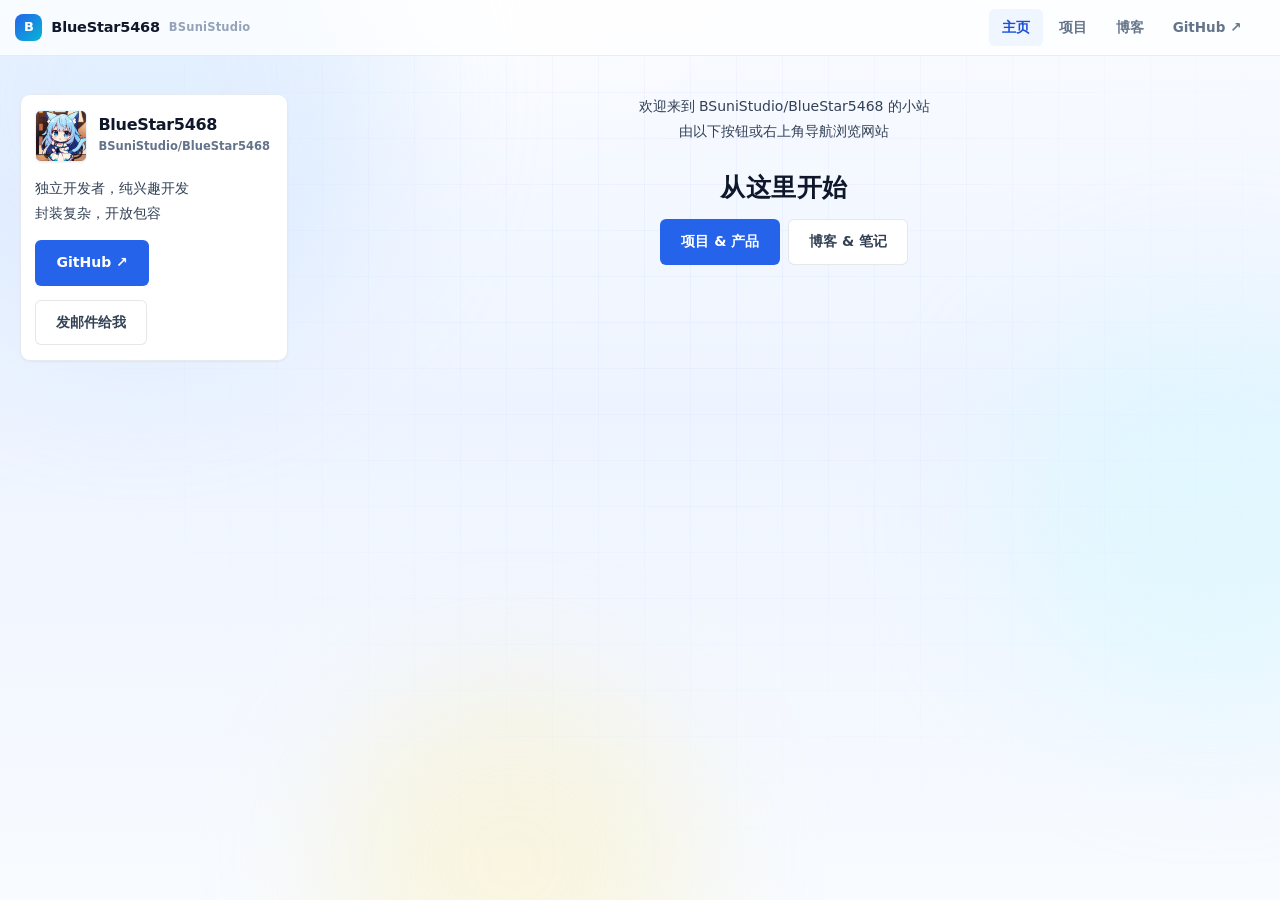
<file: index.html>
<!DOCTYPE html><html lang="zh-CN" data-accent="blue"><head><meta charset="UTF-8"><meta name="viewport" content="width=device-width, initial-scale=1"><title>关于 &lt;- BlueStar5468</title><meta name="description" content="BSuniStudio/BlueStar5468 的小站，有从硬件到软件，底层到上层的各种分享。大概吧~"><link rel="icon" href="data:image/svg+xml,%3Csvg xmlns='http://www.w3.org/2000/svg' viewBox='0 0 100 100'%3E%3Crect width='100' height='100' rx='16' fill='%232563eb'/%3E%3Ctext y='72' x='50' text-anchor='middle' font-size='58' fill='white' font-family='sans-serif'%3EB%3C/text%3E%3C/svg%3E"><link rel="stylesheet" href="/_astro/Blocks.BH-DeEuw.css"></head><body data-section="home"><header class="topbar"><div class="topbar__inner"><a class="topbar__brand" href="/index.html"><span class="topbar__logo" aria-hidden="true">B</span><span>BlueStar5468</span><small>BSuniStudio</small></a><nav class="topbar__nav" aria-label="站点导航"><a class="topbar__link is-active" href="/index.html" aria-current="page">主页</a><a class="topbar__link" href="/projects.html">项目</a><a class="topbar__link" href="/blog.html">博客</a><a class="topbar__link" href="https://github.com/BlueStar5468" target="_blank" rel="noopener">GitHub ↗</a></nav></div></header><div class="bg" aria-hidden="true"><span class="bg__blob bg__blob--blue"></span><span class="bg__blob bg__blob--cyan"></span><span class="bg__blob bg__blob--amber"></span><span class="bg__grid"></span></div><div class="blog-shell"><aside class="bside" aria-label="个人介绍"><div class="blk-profile"><div class="bside__head"><div class="avatar avatar--flat"><img class="avatar__img" src="/assets/avatar.jpg" alt="头像"></div><div class="bside__id"><h1 class="bside__name">BlueStar5468</h1><p class="bside__title">BSuniStudio/BlueStar5468</p></div></div></div><section class="blk blk--text" id="s-1"><div class="prose">独立开发者，纯兴趣开发 <br /> 封装复杂，开放包容</div></section><section class="blk blk--links" id="s-2"><div class="page-main__actions"><a class="btn btn--primary" href="https://github.com/BlueStar5468" target="_blank" rel="noopener">GitHub ↗</a></div></section><section class="blk blk--links" id="s-3"><div class="page-main__actions"><a class="btn" href="mailto:contact@bluestar5468.com">发邮件给我</a></div></section></aside><main class="bmain bmain--home"><section class="blk blk--text" id="s-0"><div class="prose">欢迎来到 BSuniStudio/BlueStar5468 的小站<br />由以下按钮或右上角导航浏览网站</div></section><section class="blk blk--links" id="s-1"><h2 class="blk__title">从这里开始</h2><div class="page-main__actions"><a class="btn btn--primary" href="/projects.html">项目 &amp; 产品</a><a class="btn" href="/blog.html">博客 &amp; 笔记</a></div></section></main></div><a class="labkey" id="labkey" href="/test.html" aria-hidden="true">🧪 实验室 →</a><script type="module">var e=document.getElementById(`labkey`);if(e){let t=0;document.addEventListener(`keydown`,n=>{n.ctrlKey&&n.altKey&&(n.preventDefault(),e.classList.add(`is-on`),e.setAttribute(`aria-hidden`,`false`),clearTimeout(t),t=setTimeout(()=>{e.classList.remove(`is-on`),e.setAttribute(`aria-hidden`,`true`)},3500))})}</script></body></html>
</file>
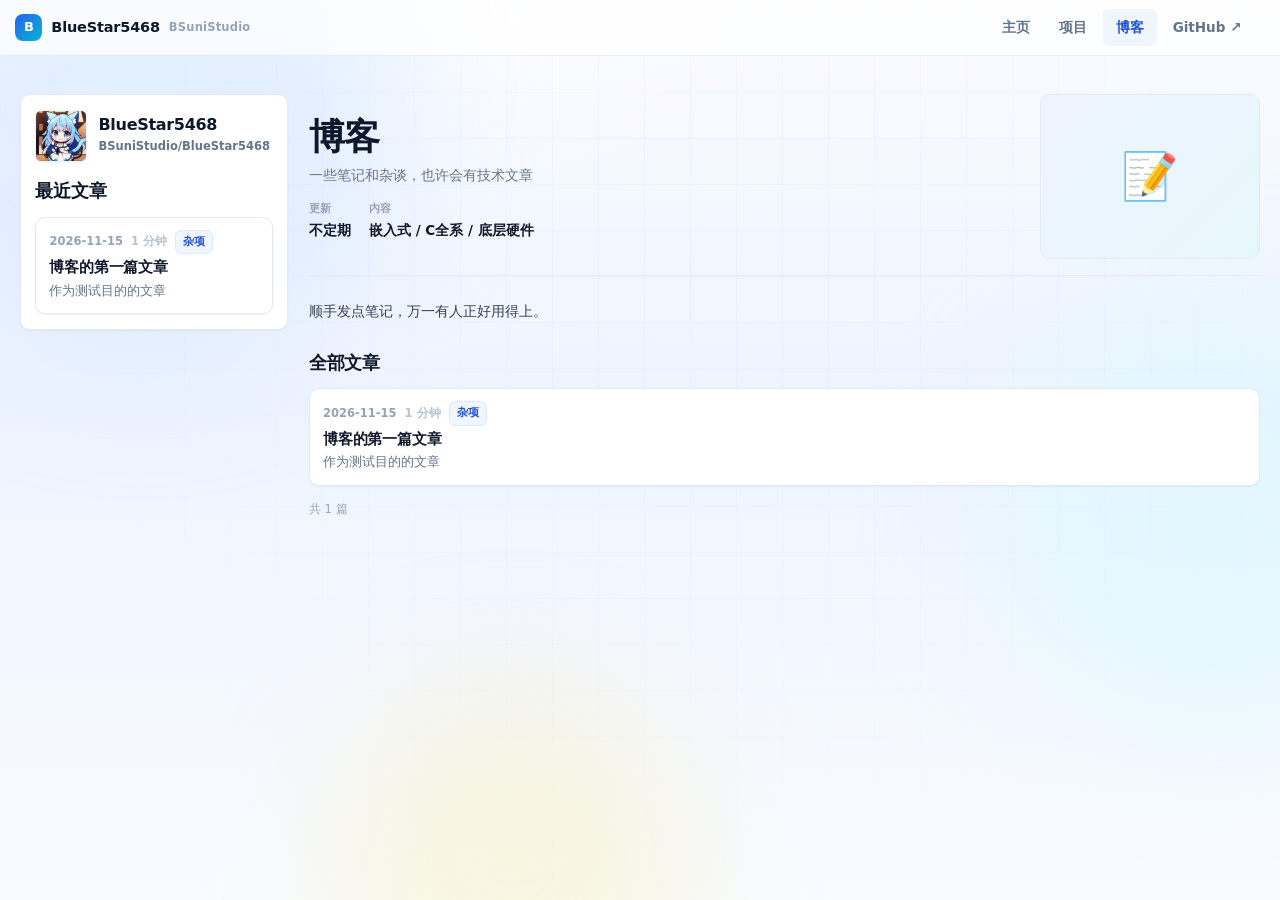
<file: blog.html>
<!DOCTYPE html><html lang="zh-CN" data-accent="blue"><head><meta charset="UTF-8"><meta name="viewport" content="width=device-width, initial-scale=1"><title>博客 &lt;- BlueStar5468</title><meta name="description" content="一些笔记和杂谈，也许会有技术文章。"><link rel="icon" href="data:image/svg+xml,%3Csvg xmlns='http://www.w3.org/2000/svg' viewBox='0 0 100 100'%3E%3Crect width='100' height='100' rx='16' fill='%232563eb'/%3E%3Ctext y='72' x='50' text-anchor='middle' font-size='58' fill='white' font-family='sans-serif'%3EB%3C/text%3E%3C/svg%3E"><link rel="stylesheet" href="/_astro/Blocks.BH-DeEuw.css"></head><body data-section="blog"><header class="topbar"><div class="topbar__inner"><a class="topbar__brand" href="/index.html"><span class="topbar__logo" aria-hidden="true">B</span><span>BlueStar5468</span><small>BSuniStudio</small></a><nav class="topbar__nav" aria-label="站点导航"><a class="topbar__link" href="/index.html">主页</a><a class="topbar__link" href="/projects.html">项目</a><a class="topbar__link is-active" href="/blog.html" aria-current="page">博客</a><a class="topbar__link" href="https://github.com/BlueStar5468" target="_blank" rel="noopener">GitHub ↗</a></nav></div></header><div class="bg" aria-hidden="true"><span class="bg__blob bg__blob--blue"></span><span class="bg__blob bg__blob--cyan"></span><span class="bg__blob bg__blob--amber"></span><span class="bg__grid"></span></div><div class="blog-shell"><aside class="bside" aria-label="个人介绍"><div class="blk-profile"><div class="bside__head"><div class="avatar avatar--flat"><img class="avatar__img" src="/assets/avatar.jpg" alt="头像"></div><div class="bside__id"><h1 class="bside__name">BlueStar5468</h1><p class="bside__title">BSuniStudio/BlueStar5468</p></div></div></div><section class="blk blk--posts" id="s-1"><h2 class="blk__title">最近文章</h2><div class="posts"><a class="post" href="/blog/TestBlog.html"><span class="post__body"><span class="post__head"><time class="post__date" datetime="2026-11-15">2026-11-15</time><span class="post__min">1 分钟</span><span class="post__tags"><span class="chip chip--sm">杂项</span></span></span><span class="post__title">博客的第一篇文章</span><span class="post__sum">作为测试目的的文章</span></span></a></div></section></aside><main class="bmain"><header class="phero" id="s-0"><div class="phero__main"><h1 class="phero__title">博客</h1><p class="phero__sub">一些笔记和杂谈，也许会有技术文章</p><ul class="phero__meta"><li><span>更新</span><b>不定期</b></li><li><span>内容</span><b>嵌入式 / C全系 / 底层硬件 </b></li></ul></div><div class="phero__side"><span class="phero__ph" aria-hidden="true">📝</span></div></header><section class="blk blk--text" id="s-1"><div class="prose">顺手发点笔记，万一有人正好用得上。</div></section><section class="blk blk--posts" id="s-2"><h2 class="blk__title">全部文章</h2><div class="posts"><a class="post" href="/blog/TestBlog.html"><span class="post__body"><span class="post__head"><time class="post__date" datetime="2026-11-15">2026-11-15</time><span class="post__min">1 分钟</span><span class="post__tags"><span class="chip chip--sm">杂项</span></span></span><span class="post__title">博客的第一篇文章</span><span class="post__sum">作为测试目的的文章</span></span></a></div><p class="posts__count">共 1 篇</p></section></main></div><a class="labkey" id="labkey" href="/test.html" aria-hidden="true">🧪 实验室 →</a><script type="module">var e=document.getElementById(`labkey`);if(e){let t=0;document.addEventListener(`keydown`,n=>{n.ctrlKey&&n.altKey&&(n.preventDefault(),e.classList.add(`is-on`),e.setAttribute(`aria-hidden`,`false`),clearTimeout(t),t=setTimeout(()=>{e.classList.remove(`is-on`),e.setAttribute(`aria-hidden`,`true`)},3500))})}</script></body></html>
</file>
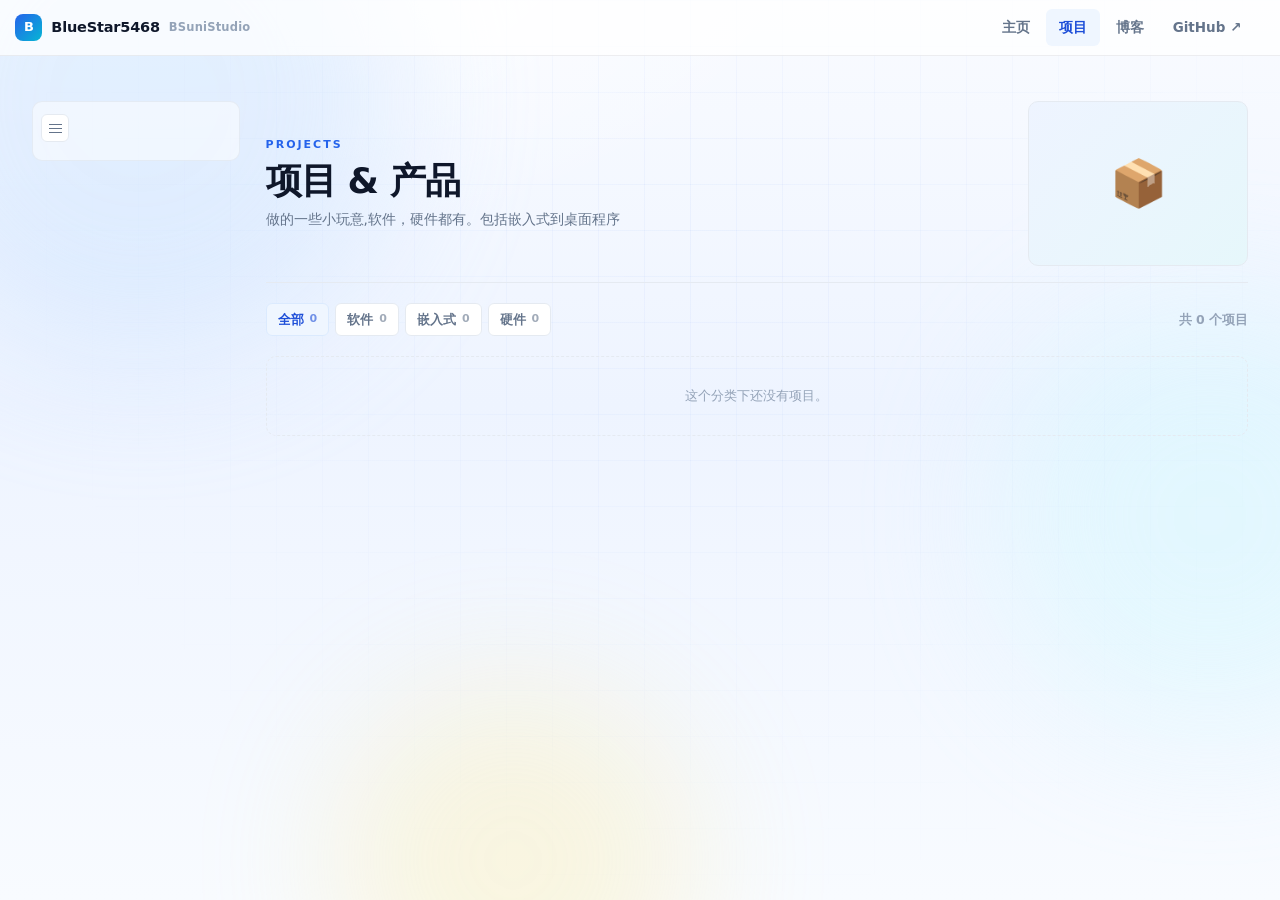
<file: projects.html>
<!DOCTYPE html><html lang="zh-CN" data-accent="blue"><head><meta charset="UTF-8"><meta name="viewport" content="width=device-width, initial-scale=1"><title>项目 &lt;- BlueStar5468</title><meta name="description" content="做的一些小玩意,软件，硬件都有。包括嵌入式到桌面程序."><link rel="icon" href="data:image/svg+xml,%3Csvg xmlns='http://www.w3.org/2000/svg' viewBox='0 0 100 100'%3E%3Crect width='100' height='100' rx='16' fill='%232563eb'/%3E%3Ctext y='72' x='50' text-anchor='middle' font-size='58' fill='white' font-family='sans-serif'%3EB%3C/text%3E%3C/svg%3E"><link rel="stylesheet" href="/_astro/Blocks.BH-DeEuw.css"></head><body data-section="projects"><header class="topbar"><div class="topbar__inner"><a class="topbar__brand" href="/index.html"><span class="topbar__logo" aria-hidden="true">B</span><span>BlueStar5468</span><small>BSuniStudio</small></a><nav class="topbar__nav" aria-label="站点导航"><a class="topbar__link" href="/index.html">主页</a><a class="topbar__link is-active" href="/projects.html" aria-current="page">项目</a><a class="topbar__link" href="/blog.html">博客</a><a class="topbar__link" href="https://github.com/BlueStar5468" target="_blank" rel="noopener">GitHub ↗</a></nav></div></header><div class="bg" aria-hidden="true"><span class="bg__blob bg__blob--blue"></span><span class="bg__blob bg__blob--cyan"></span><span class="bg__blob bg__blob--amber"></span><span class="bg__grid"></span></div><main class="page-shell"><aside class="pnav" id="pnav" aria-label="项目导航"><button class="pnav__toggle" id="pnavToggle" type="button" aria-label="收起 / 展开项目导航" aria-controls="pnavItems"><span class="pnav__bars" aria-hidden="true"></span></button><nav class="pnav__items" id="pnavItems" aria-label="项目导航"></nav><script type="module">var e=document.documentElement,t=document.getElementById(`pnavToggle`),n=`pnav-collapsed`,r=r=>{e.classList.toggle(`pnav-collapsed`,r),t?.setAttribute(`aria-expanded`,r?`false`:`true`);try{window.localStorage.setItem(n,r?`1`:`0`)}catch{}},i=`0`;try{i=window.localStorage.getItem(n)||`0`}catch{}r(i===`1`),t?.addEventListener(`click`,()=>r(!e.classList.contains(`pnav-collapsed`)));</script></aside><div class="page-main"><header class="phero" id="s-0"><div class="phero__main"><p class="eyebrow">PROJECTS</p><h1 class="phero__title">项目 &amp; 产品</h1><p class="phero__sub">做的一些小玩意,软件，硬件都有。包括嵌入式到桌面程序</p></div><div class="phero__side"><span class="phero__ph" aria-hidden="true">📦</span></div></header><section class="blk blk--projlist" id="s-1"><div class="pbar"><div class="filters"><button class="filter" data-filter="all" type="button" aria-pressed="false">全部<b class="filter__n">0</b></button><button class="filter" data-filter="software" type="button" aria-pressed="false">软件<b class="filter__n">0</b></button><button class="filter" data-filter="embedded" type="button" aria-pressed="false">嵌入式<b class="filter__n">0</b></button><button class="filter" data-filter="hardware" type="button" aria-pressed="false">硬件<b class="filter__n">0</b></button></div><span class="pbar__count" id="pcount">共 0 个项目</span></div><div class="pgrid"></div><p class="pgrid__empty" id="pempty" hidden>这个分类下还没有项目。</p></section><script type="module">var e=document.querySelector(`.pgrid`);if(e){let t=Array.from(e.querySelectorAll(`.pcard`)),n=Array.from(document.querySelectorAll(`.filter`)),r=document.getElementById(`pempty`),i=document.getElementById(`pcount`),a={all:t.length};t.forEach(e=>{let t=e.dataset.cat||`all`;a[t]=(a[t]||0)+1});let o=e=>{let a=e||`all`,o=0;t.forEach(e=>{let t=a===`all`||e.dataset.cat===a;e.hidden=!t,t&&o++}),n.forEach(e=>{let t=(e.dataset.filter||`all`)===a;e.classList.toggle(`is-active`,t),e.setAttribute(`aria-pressed`,t?`true`:`false`)}),r&&(r.hidden=o>0),i&&(i.textContent=`共 ${o} 个项目`)};n.forEach(e=>{let t=e.querySelector(`.filter__n`);t&&(t.textContent=String(a[e.dataset.filter||`all`]||0)),e.addEventListener(`click`,()=>o(e.dataset.filter||`all`))}),o(`all`)}</script></div></main><a class="labkey" id="labkey" href="/test.html" aria-hidden="true">🧪 实验室 →</a><script type="module">var e=document.getElementById(`labkey`);if(e){let t=0;document.addEventListener(`keydown`,n=>{n.ctrlKey&&n.altKey&&(n.preventDefault(),e.classList.add(`is-on`),e.setAttribute(`aria-hidden`,`false`),clearTimeout(t),t=setTimeout(()=>{e.classList.remove(`is-on`),e.setAttribute(`aria-hidden`,`true`)},3500))})}</script></body></html>
</file>
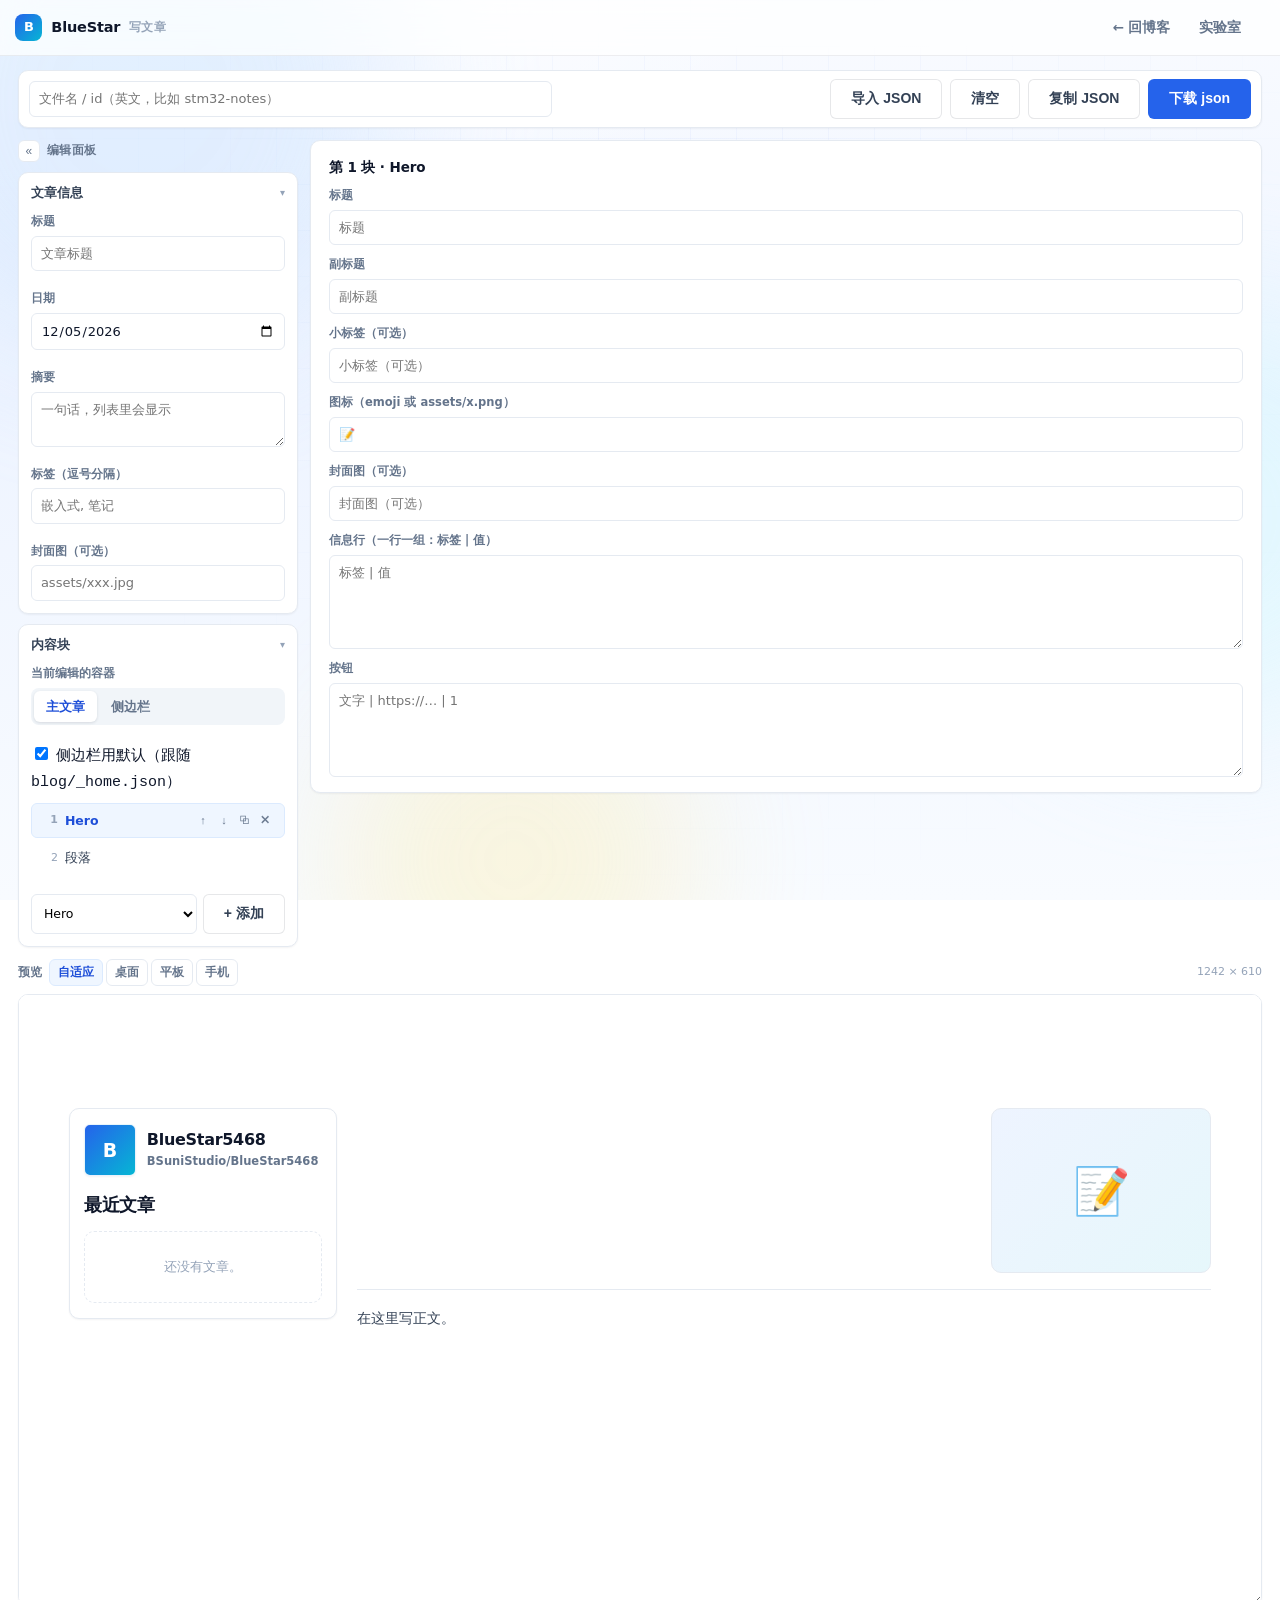
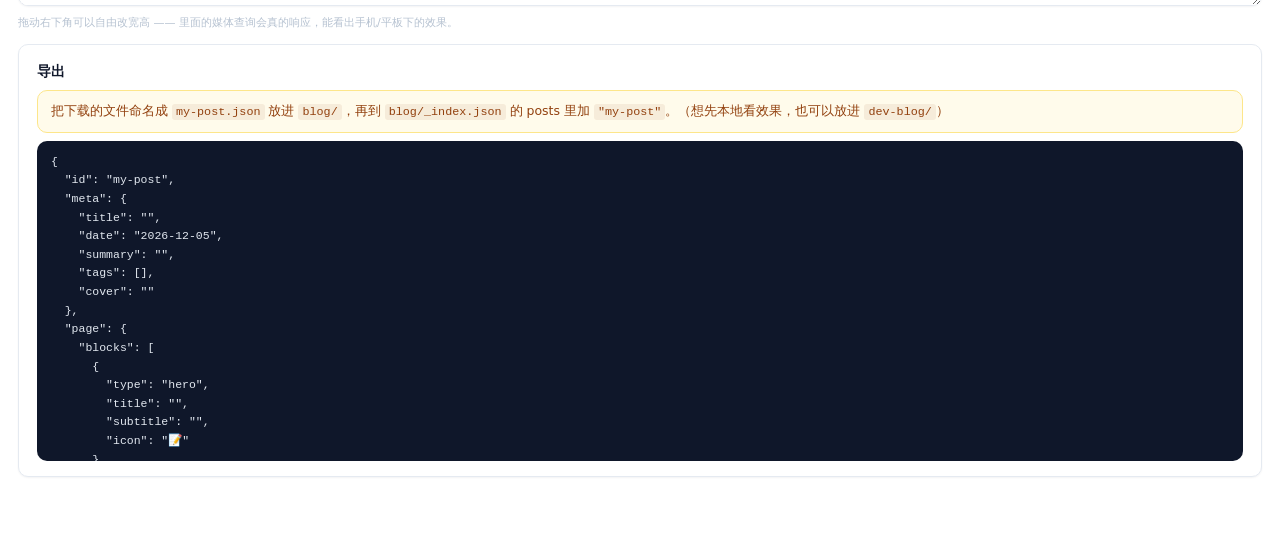
<file: studio.html>
<!DOCTYPE html>
<html lang="zh-CN" data-accent="blue">
<head>
<meta charset="UTF-8" />
<meta name="viewport" content="width=device-width, initial-scale=1" />
<title>写文章 · BlueStar5468</title>
<meta name="description" content="本地写作工具：用组件拼文章，导出 json 放进 blog/。" />

<link rel="icon" href="data:image/svg+xml,%3Csvg xmlns='http://www.w3.org/2000/svg' viewBox='0 0 100 100'%3E%3Crect width='100' height='100' rx='16' fill='%232563eb'/%3E%3Ctext y='72' x='50' text-anchor='middle' font-size='58' fill='white' font-family='sans-serif'%3EB%3C/text%3E%3C/svg%3E" />

<meta name="robots" content="noindex, nofollow" />
  <link rel="stylesheet" href="css/style.css" />
</head>
<body data-section="studio">

<!-- 顶栏（这页不用 render.js，静态写死） -->
<header class="topbar">
  <div class="topbar__inner">
    <a class="topbar__brand" href="index.html">
      <span class="topbar__logo" aria-hidden="true">B</span>
      <span>BlueStar</span>
      <small>写文章</small>
    </a>
    <nav class="topbar__nav" aria-label="站点导航">
      <a class="topbar__link" href="blog.html">← 回博客</a>
      <a class="topbar__link" href="test.html">实验室</a>
    </nav>
  </div>
</header>

<div class="bg" aria-hidden="true">
  <span class="bg__blob bg__blob--blue"></span>
  <span class="bg__blob bg__blob--cyan"></span>
  <span class="bg__blob bg__blob--amber"></span>
  <span class="bg__grid"></span>
</div>

<main class="studio">

  <!-- 顶部工具条 -->
  <div class="studio__bar">
    <input class="studio__id" id="postId" placeholder="文件名 / id（英文，比如 stm32-notes）" />
    <span class="studio__spacer"></span>
    <button class="btn" type="button" id="btnImport">导入 JSON</button>
    <button class="btn" type="button" id="btnClear">清空</button>
    <button class="btn" type="button" id="btnCopy">复制 JSON</button>
    <button class="btn btn--primary" type="button" id="btnDownload">下载 json</button>
    <input type="file" id="fileIn" accept=".json,application/json" hidden />
  </div>

  <div class="studio__grid" id="studioGrid">

    <!-- ══════════ 左：文章信息 + 内容块（可整体收起 / 分区折叠） ══════════ -->
    <section class="studio__left" id="leftCol">

      <div class="studio__leftHead">
        <button class="studio__collapse" id="btnCollapse" type="button"
                title="收起 / 展开左侧" aria-controls="leftBody" aria-expanded="true">«</button>
        <span class="studio__leftTitle">编辑面板</span>
      </div>

      <div class="studio__leftBody" id="leftBody">

        <!-- 分区 1：文章信息 -->
        <div class="card studio__sec" data-sec="info">
          <button class="studio__secHead" type="button" aria-expanded="true">
            <span class="studio__secTitle">文章信息</span>
            <span class="studio__chev" aria-hidden="true">▾</span>
          </button>
          <div class="studio__secBody">
            <label class="fld"><span class="fld__cap">标题</span><input id="mTitle" type="text" placeholder="文章标题" /></label>
            <label class="fld"><span class="fld__cap">日期</span><input id="mDate" type="date" /></label>
            <label class="fld"><span class="fld__cap">摘要</span><textarea id="mSummary" rows="2" placeholder="一句话，列表里会显示"></textarea></label>
            <label class="fld"><span class="fld__cap">标签（逗号分隔）</span><input id="mTags" type="text" placeholder="嵌入式, 笔记" /></label>
            <label class="fld"><span class="fld__cap">封面图（可选）</span><input id="mCover" type="text" list="assets" placeholder="assets/xxx.jpg" /></label>
          </div>
        </div>

        <!-- 分区 2：内容块 -->
        <div class="card studio__sec" data-sec="blocks">
          <button class="studio__secHead" type="button" aria-expanded="true">
            <span class="studio__secTitle">内容块</span>
            <span class="studio__chev" aria-hidden="true">▾</span>
          </button>
          <div class="studio__secBody">
            <div class="fld">
          <span class="fld__cap">当前编辑的容器</span>
          <div class="seg" id="segBox">
            <button class="seg__btn is-on" type="button" data-box="main">主文章</button>
            <button class="seg__btn" type="button" data-box="sidebar">侧边栏</button>
          </div>
        </div>

        <label class="chk">
          <input type="checkbox" id="useDefault" />
          <span>侧边栏用默认（跟随 <code>blog/_home.json</code>）</span>
        </label>

        <div class="studio__blocks" id="blockList"></div>
            <div class="studio__add">
              <select id="addType" aria-label="要添加的组件类型"></select>
              <button class="btn" type="button" id="btnAdd">+ 添加</button>
            </div>
          </div>
        </div>

      </div>

      <!-- 收起后只剩这条窄边 -->
      <div class="studio__rail" id="leftRail">
        <button class="studio__railBtn" type="button" data-rail="expand" title="展开左侧">»</button>
        <button class="studio__railBtn" type="button" data-rail="info" title="文章信息">📄</button>
        <button class="studio__railBtn" type="button" data-rail="blocks" title="内容块">📋</button>
      </div>

    </section>

    <div class="studio__split" data-split="left" title="拖动调整左栏宽度"></div>

    <!-- ══════════ 中：表单（左栏收起后这里会变宽） ══════════ -->
    <section class="studio__mid">
      <div class="card pad" id="formHost">
        <p class="pd-load">左边选一个块…</p>
      </div>
    </section>

    <div class="studio__split" data-split="right" title="拖动调整预览栏宽度"></div>

    <!-- ══════════ 右：预览（容器可拖动改宽高） ══════════ -->
    <section class="studio__right">
      <div class="studio__pvBar">
        <span class="studio__pvTitle">预览</span>
        <span class="studio__pvBtns">
          <button class="studio__pvBtn is-on" type="button" data-w="0" title="跟容器一样宽">自适应</button>
          <button class="studio__pvBtn" type="button" data-w="1280">桌面</button>
          <button class="studio__pvBtn" type="button" data-w="820">平板</button>
          <button class="studio__pvBtn" type="button" data-w="390">手机</button>
        </span>
        <span class="studio__pvSize" id="pvSize">—</span>
      </div>
      <div class="studio__frame" id="frameBox" title="右下角可以拖动改大小">
        <iframe class="studio__iframe" id="pvFrame" title="预览"></iframe>
      </div>
      <p class="studio__pvHint">拖动右下角可以自由改宽高 —— 里面的媒体查询会真的响应，能看出手机/平板下的效果。</p>
    </section>

  </div>

  <!-- 导出 -->
  <div class="card pad">
    <h3 class="mini-title">导出</h3>
    <p class="debug-note" id="hint"></p>
    <pre class="studio__json" id="jsonOut"></pre>
  </div>

</main>

<datalist id="assets">
  <option value="assets/avatar.jpg"></option>
  <option value="assets/board.jpg"></option>
  <option value="assets/layout.jpg"></option>
  <option value="assets/hex-c.png"></option>
  <option value="assets/hex-cpp.png"></option>
  <option value="assets/hex-csharp.png"></option>
  <option value="assets/logo-opengl.png"></option>
  <option value="assets/logo-linux.png"></option>
</datalist>

<!-- 只需要组件库；这页不引 main.js / projects.js / blog.js -->
<script src="js/blocks.js"></script>
<script src="js/studio.js"></script>
</body>
</html>
</file>
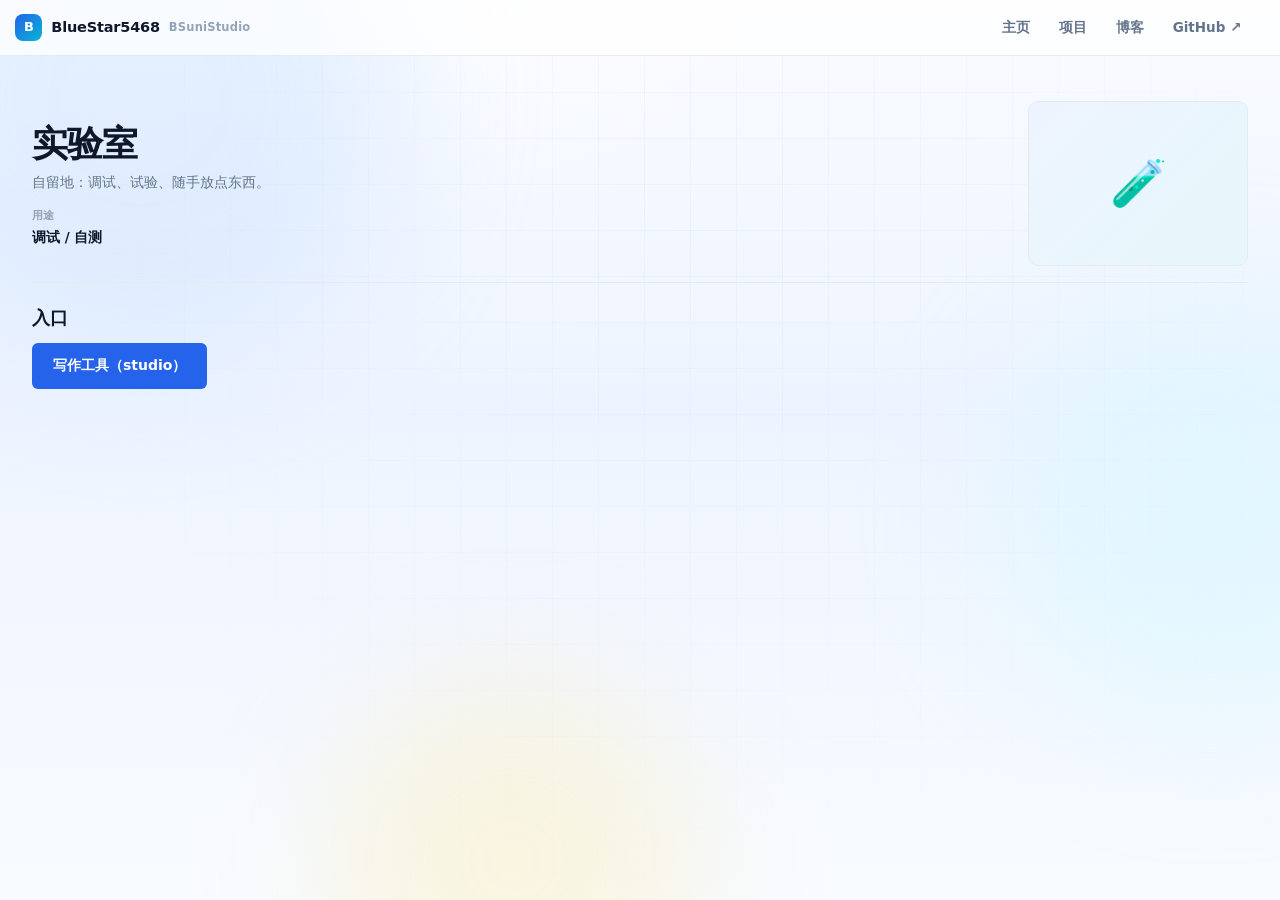
<file: test.html>
<!DOCTYPE html><html lang="zh-CN" data-accent="blue"><head><meta charset="UTF-8"><meta name="viewport" content="width=device-width, initial-scale=1"><title>实验室 &lt;- BlueStar5468</title><meta name="description" content="自留地：调试、试验、随手放点东西。"><link rel="icon" href="data:image/svg+xml,%3Csvg xmlns='http://www.w3.org/2000/svg' viewBox='0 0 100 100'%3E%3Crect width='100' height='100' rx='16' fill='%232563eb'/%3E%3Ctext y='72' x='50' text-anchor='middle' font-size='58' fill='white' font-family='sans-serif'%3EB%3C/text%3E%3C/svg%3E"><meta name="robots" content="noindex, nofollow"><link rel="stylesheet" href="/_astro/Blocks.BH-DeEuw.css"></head><body data-section="lab"><header class="topbar"><div class="topbar__inner"><a class="topbar__brand" href="/index.html"><span class="topbar__logo" aria-hidden="true">B</span><span>BlueStar5468</span><small>BSuniStudio</small></a><nav class="topbar__nav" aria-label="站点导航"><a class="topbar__link" href="/index.html">主页</a><a class="topbar__link" href="/projects.html">项目</a><a class="topbar__link" href="/blog.html">博客</a><a class="topbar__link" href="https://github.com/BlueStar5468" target="_blank" rel="noopener">GitHub ↗</a></nav></div></header><div class="bg" aria-hidden="true"><span class="bg__blob bg__blob--blue"></span><span class="bg__blob bg__blob--cyan"></span><span class="bg__blob bg__blob--amber"></span><span class="bg__grid"></span></div><main class="page-shell page-shell--single"><div class="page-main"><header class="phero" id="s-0"><div class="phero__main"><h1 class="phero__title">实验室</h1><p class="phero__sub">自留地：调试、试验、随手放点东西。</p><ul class="phero__meta"><li><span>用途</span><b>调试 / 自测</b></li></ul></div><div class="phero__side"><span class="phero__ph" aria-hidden="true">🧪</span></div></header><section class="blk blk--links" id="s-1"><h2 class="blk__title">入口</h2><div class="page-main__actions"><a class="btn btn--primary" href="/studio.html">写作工具（studio）</a></div></section></div></main><script type="module">var e=document.getElementById(`labkey`);if(e){let t=0;document.addEventListener(`keydown`,n=>{n.ctrlKey&&n.altKey&&(n.preventDefault(),e.classList.add(`is-on`),e.setAttribute(`aria-hidden`,`false`),clearTimeout(t),t=setTimeout(()=>{e.classList.remove(`is-on`),e.setAttribute(`aria-hidden`,`true`)},3500))})}</script></body></html>
</file>
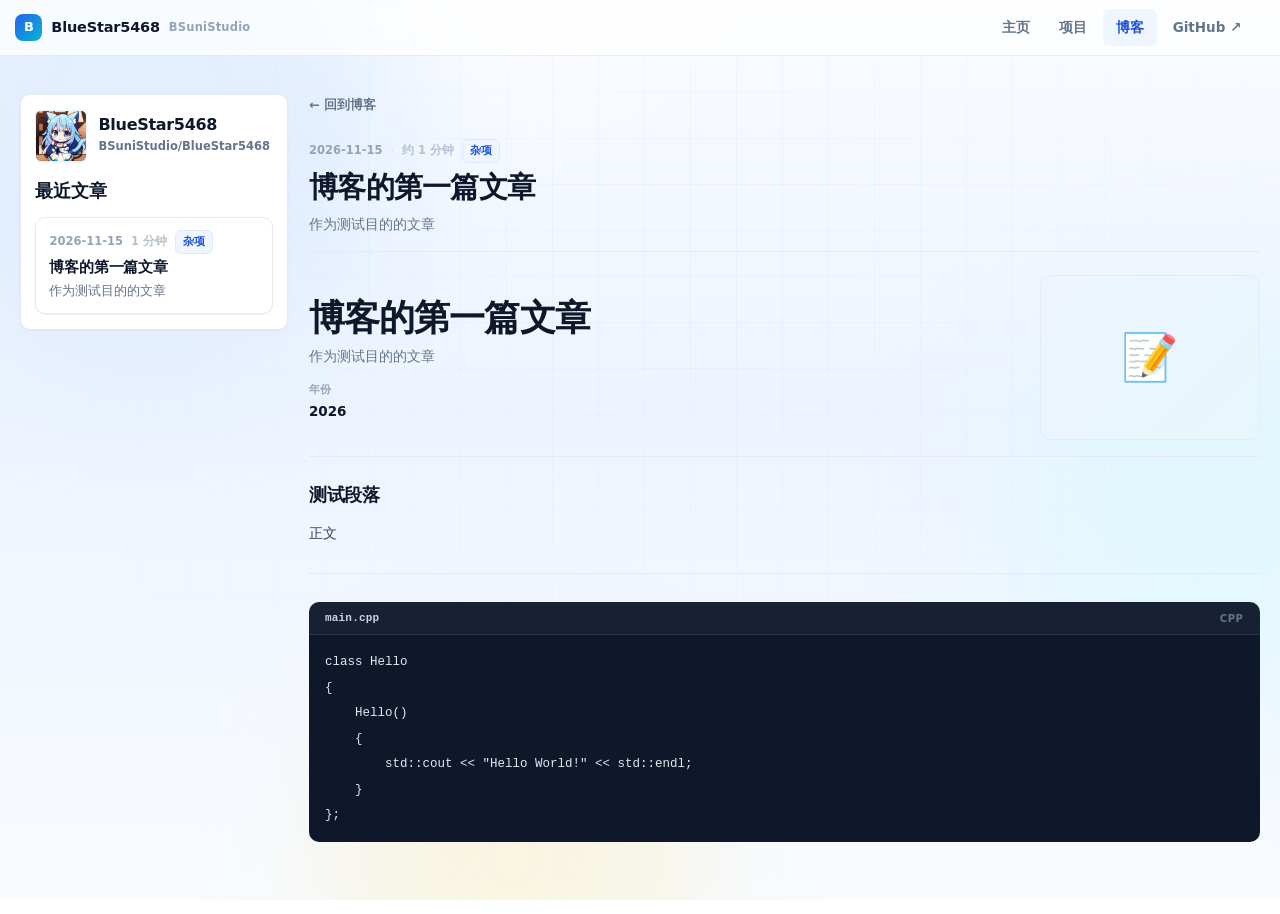
<file: blog/TestBlog.html>
<!DOCTYPE html><html lang="zh-CN" data-accent="blue"><head><meta charset="UTF-8"><meta name="viewport" content="width=device-width, initial-scale=1"><title>博客的第一篇文章 &lt;- BlueStar5468</title><meta name="description" content="作为测试目的的文章"><link rel="icon" href="data:image/svg+xml,%3Csvg xmlns='http://www.w3.org/2000/svg' viewBox='0 0 100 100'%3E%3Crect width='100' height='100' rx='16' fill='%232563eb'/%3E%3Ctext y='72' x='50' text-anchor='middle' font-size='58' fill='white' font-family='sans-serif'%3EB%3C/text%3E%3C/svg%3E"><link rel="canonical" href="https://blog.bluestar5468.com/blog/TestBlog.html"><meta property="og:type" content="article"><meta property="og:site_name" content="BlueStar5468"><meta property="og:title" content="博客的第一篇文章"><meta property="og:description" content="作为测试目的的文章"><meta property="og:url" content="https://blog.bluestar5468.com/blog/TestBlog.html"><meta property="og:image" content="https://blog.bluestar5468.com/assets/avatar.jpg"><meta name="twitter:card" content="summary_large_image"><meta name="twitter:title" content="博客的第一篇文章"><meta name="twitter:description" content="作为测试目的的文章"><script type="application/ld+json">{
  "@context": "https://schema.org",
  "@type": "BlogPosting",
  "headline": "博客的第一篇文章",
  "description": "作为测试目的的文章",
  "datePublished": "2026-11-15",
  "dateModified": "2026-11-15",
  "author": {
    "@type": "Person",
    "name": "BlueStar5468"
  },
  "publisher": {
    "@type": "Organization",
    "name": "BlueStar5468"
  },
  "mainEntityOfPage": "https://blog.bluestar5468.com/blog/TestBlog.html",
  "url": "https://blog.bluestar5468.com/blog/TestBlog.html",
  "keywords": "杂项"
}</script><link rel="stylesheet" href="/_astro/Blocks.BH-DeEuw.css"></head><body data-section="blog"><header class="topbar"><div class="topbar__inner"><a class="topbar__brand" href="/index.html"><span class="topbar__logo" aria-hidden="true">B</span><span>BlueStar5468</span><small>BSuniStudio</small></a><nav class="topbar__nav" aria-label="站点导航"><a class="topbar__link" href="/index.html">主页</a><a class="topbar__link" href="/projects.html">项目</a><a class="topbar__link is-active" href="/blog.html" aria-current="page">博客</a><a class="topbar__link" href="https://github.com/BlueStar5468" target="_blank" rel="noopener">GitHub ↗</a></nav></div></header><div class="bg" aria-hidden="true"><span class="bg__blob bg__blob--blue"></span><span class="bg__blob bg__blob--cyan"></span><span class="bg__blob bg__blob--amber"></span><span class="bg__grid"></span></div><div class="blog-shell"><aside class="bside" aria-label="个人介绍"><div class="blk-profile"><div class="bside__head"><div class="avatar avatar--flat"><img class="avatar__img" src="/assets/avatar.jpg" alt="头像"></div><div class="bside__id"><h1 class="bside__name">BlueStar5468</h1><p class="bside__title">BSuniStudio/BlueStar5468</p></div></div></div><section class="blk blk--posts" id="s-1"><h2 class="blk__title">最近文章</h2><div class="posts"><a class="post" href="/blog/TestBlog.html"><span class="post__body"><span class="post__head"><time class="post__date" datetime="2026-11-15">2026-11-15</time><span class="post__min">1 分钟</span><span class="post__tags"><span class="chip chip--sm">杂项</span></span></span><span class="post__title">博客的第一篇文章</span><span class="post__sum">作为测试目的的文章</span></span></a></div></section></aside><main class="bmain bmain--post"><a class="postback" href="/blog.html">← 回到博客</a><article class="ppost"><header class="posthead"><div class="posthead__top"><time class="posthead__date" datetime="2026-11-15">2026-11-15</time><span class="posthead__dot">·</span><span class="posthead__min">约 1 分钟</span><span class="posthead__tags"><span class="chip chip--sm">杂项</span></span></div><h1 class="posthead__title">博客的第一篇文章</h1><p class="posthead__sum">作为测试目的的文章</p></header><header class="phero" id="s-0"><div class="phero__main"><h1 class="phero__title">博客的第一篇文章</h1><p class="phero__sub">作为测试目的的文章</p><ul class="phero__meta"><li><span>年份</span><b>2026</b></li></ul></div><div class="phero__side"><span class="phero__ph" aria-hidden="true">📝</span></div></header><section class="blk blk--text" id="s-1"><h2 class="blk__title">测试段落</h2><div class="prose">正文</div></section><hr class="bdiv" id="s-2"><section class="blk blk--code" id="s-3"><div class="codeblk"><div class="codeblk__bar"><span class="codeblk__file">main.cpp</span><span class="codeblk__lang">Cpp</span></div><pre><code>class Hello
{
    Hello()
    {
        std::cout &lt;&lt; &quot;Hello World!&quot; &lt;&lt; std::endl;
    }
};</code></pre></div></section></article></main></div><a class="labkey" id="labkey" href="/test.html" aria-hidden="true">🧪 实验室 →</a><script type="module">var e=document.getElementById(`labkey`);if(e){let t=0;document.addEventListener(`keydown`,n=>{n.ctrlKey&&n.altKey&&(n.preventDefault(),e.classList.add(`is-on`),e.setAttribute(`aria-hidden`,`false`),clearTimeout(t),t=setTimeout(()=>{e.classList.remove(`is-on`),e.setAttribute(`aria-hidden`,`true`)},3500))})}</script></body></html>
</file>
<file: _astro/Blocks.BH-DeEuw.css>
:root{--blue-50:#eff6ff;--blue-100:#dbeafe;--blue-200:#bfdbfe;--blue-300:#93c5fd;--blue-400:#60a5fa;--blue-500:#3b82f6;--blue-600:#2563eb;--blue-700:#1d4ed8;--cyan-400:#22d3ee;--cyan-500:#06b6d4;--amber-100:#fef3c7;--amber-400:#fbbf24;--amber-500:#f59e0b;--ink:#0f172a;--ink-soft:#334155;--muted:#64748b;--line:#e5eaf1;--line-soft:#0f172a14;--white:#fff;--accent:var(--blue-600);--accent-2:var(--cyan-500);--accent-soft:var(--blue-100);--accent-tint:var(--blue-50);--radius:10px;--radius-sm:6px;--radius-lg:12px;--shadow-1:0 1px 2px #0f172a0d;--shadow-2:0 4px 16px -8px #0f172a33;--ease:cubic-bezier(.65, .05, .36, 1);--side-w:318px;--pnav-w:208px;--pnav-w-min:54px;--topbar-h:56px;--stage-h:calc(100vh - var(--topbar-h))}@supports (height:100dvh){:root{--stage-h:calc(100dvh - var(--topbar-h))}}html[data-accent=amber]{--accent:var(--amber-500);--accent-2:var(--amber-400);--accent-soft:var(--amber-100);--accent-tint:#fffbeb}*{box-sizing:border-box}body{min-height:100vh;color:var(--ink);-webkit-font-smoothing:antialiased;background-color:#0000;background-image:radial-gradient(1200px 600px at 10% -10%,#fff 0%,#0000 60%),linear-gradient(#f9fbff 0%,#eef4ff 45%,#f8fbff 100%);background-position:0 0,0 0;background-repeat:repeat,repeat;background-size:auto,auto;background-attachment:fixed;background-origin:padding-box,padding-box;background-clip:border-box,border-box;margin:0;font-family:Segoe UI Variable Text,Segoe UI,Inter,PingFang SC,Microsoft YaHei,system-ui,-apple-system,sans-serif;font-size:15px;line-height:1.7}.bg{pointer-events:none;z-index:0;position:fixed;inset:0;overflow:hidden}.bg__blob{filter:blur(70px);opacity:.4;border-radius:50%;position:absolute}.bg__blob--blue{background:#bfdbfe;width:520px;height:520px;top:-160px;left:-120px}.bg__blob--cyan{background:#cffafe;width:420px;height:420px;top:34%;right:-140px}.bg__blob--amber{opacity:.26;background:#fde68a;width:360px;height:360px;bottom:-140px;left:26%}.bg__grid{background-image:linear-gradient(#2563eb0b 1px,#0000 1px),linear-gradient(90deg,#2563eb0b 1px,#0000 1px);background-size:46px 46px;position:absolute;inset:0;-webkit-mask-image:radial-gradient(circle at 55% 25%,#000 0%,#0000 72%);mask-image:radial-gradient(circle at 55% 25%,#000 0%,#0000 72%)}.topbar{z-index:100;height:var(--topbar-h);-webkit-backdrop-filter:blur(16px)saturate(160%);background:#ffffffbd;border-bottom:1px solid #0f172a12;align-items:center;display:flex;position:fixed;top:0;left:0;right:0}.topbar__inner{align-items:center;gap:10px;width:100%;max-width:1560px;margin:0 auto;padding:0 clamp(12px,2vw,34px) 0 clamp(10px,1.2vw,22px);display:flex}.topbar__brand{color:var(--ink);letter-spacing:-.2px;white-space:nowrap;align-items:center;gap:9px;font-size:14.5px;font-weight:700;text-decoration:none;display:inline-flex}.topbar__logo{color:#fff;background:linear-gradient(135deg, var(--blue-600), var(--cyan-500));border-radius:8px;place-items:center;width:27px;height:27px;font-size:13px;font-weight:800;display:grid}.topbar__brand small{color:#94a3b8;letter-spacing:.2px;font-size:11.5px;font-weight:600}.topbar__nav{align-items:center;gap:3px;margin-left:auto;display:flex}.topbar__link{border-radius:var(--radius-sm);color:var(--muted);white-space:nowrap;align-items:center;gap:5px;padding:7px 13px;font-size:13.5px;font-weight:600;text-decoration:none;transition:background .18s,color .18s;display:inline-flex}.topbar__link:hover{color:var(--ink);background:#0f172a0d}.topbar__link.is-active{background:var(--blue-50);color:var(--blue-700)}.topbar__link:focus-visible{outline:2px solid var(--blue-300);outline-offset:2px}.page-main{z-index:1;max-width:1040px;padding:calc(var(--topbar-h) + clamp(26px, 6vh, 62px)) clamp(16px, 3vw, 32px) clamp(40px, 8vh, 80px);gap:clamp(14px,2.2vh,22px);margin:0 auto;display:grid;position:relative}.page-main__head{gap:5px;display:grid}.page-main__title{letter-spacing:-.8px;margin:0;font-size:clamp(24px,3.6vh,36px);line-height:1.25}.page-main__desc{color:var(--muted);max-width:62ch;margin:0}.page-main__actions{flex-wrap:wrap;gap:8px;display:flex}.demo-grid{grid-template-columns:repeat(auto-fit,minmax(190px,1fr));gap:clamp(10px,1.4vw,14px);display:grid}.swatch{align-items:center;gap:10px;display:flex}.swatch__dot{border:1px solid #0f172a0f;border-radius:8px;flex:0 0 26px;width:26px;height:26px}.debug-note{border-radius:var(--radius);color:#92400e;background:#fffbeb;border:1px solid #fde68a;margin:0;padding:10px 13px;font-size:12.5px;line-height:1.6}.debug-note code{background:#92400e14;border-radius:3px;padding:1px 4px;font-size:.94em}.switch{cursor:pointer;user-select:none;align-items:center;gap:10px;display:inline-flex;position:relative}.switch input{opacity:0;width:1px;height:1px;position:absolute}.switch__track{border:1px solid var(--line);background:#e2e8f0;border-radius:999px;flex:0 0 40px;width:40px;height:22px;transition:background .2s,border-color .2s;position:relative}.switch__dot{width:16px;height:16px;transition:transform .2s var(--ease);background:#fff;border-radius:50%;position:absolute;top:2px;left:2px;box-shadow:0 1px 2px #0f172a40}.switch input:checked+.switch__track{background:var(--blue-600);border-color:var(--blue-600)}.switch input:checked+.switch__track .switch__dot{transform:translate(18px)}.switch input:focus-visible+.switch__track{outline:2px solid var(--blue-300);outline-offset:2px}.switch__label{color:var(--ink-soft);font-size:13px;line-height:1.5}.switch__label code{background:var(--blue-50);color:var(--blue-700);border-radius:3px;padding:1px 4px;font-size:.92em}.pbar{flex-wrap:wrap;align-items:center;gap:12px;display:flex}.filters{flex-wrap:wrap;gap:6px;display:flex}.filter{border-radius:var(--radius-sm);font:inherit;color:var(--muted);background:var(--white);border:1px solid var(--line);cursor:pointer;align-items:center;padding:5px 11px;font-size:12.5px;font-weight:600;transition:background .16s,color .16s,border-color .16s;display:inline-flex}.filter:hover{color:var(--ink);border-color:var(--blue-200)}.filter.is-active{color:var(--blue-700);background:var(--blue-50);border-color:var(--blue-100)}.filter__n{opacity:.6;margin-left:6px;font-size:11px;font-weight:700}.pbar__count{color:#94a3b8;margin-left:auto;font-size:12.5px;font-weight:600}.pgrid{grid-template-columns:repeat(auto-fill,minmax(272px,1fr));align-items:start;gap:clamp(12px,1.6vw,16px);display:grid}.pcard{background:var(--white);border:1px solid var(--line);border-radius:var(--radius);min-width:0;box-shadow:var(--shadow-1);transition:transform .2s var(--ease), box-shadow .2s, border-color .2s;flex-direction:column;display:flex;overflow:hidden}.pcard:hover{box-shadow:var(--shadow-2);border-color:var(--blue-100);transform:translateY(-2px)}.pcard[data-featured="1"]{grid-column:span 2}.pcard.is-off{display:none}.pcard__cover{aspect-ratio:16/9;background:linear-gradient(135deg,#eef4ff 0%,#e6f7fb 100%);place-items:center;display:grid;position:relative;overflow:hidden}.pcard[data-featured="1"] .pcard__cover{aspect-ratio:21/9}.pcard__img{object-fit:cover;width:100%;height:100%;display:block}.pcard__ph{font-size:38px;line-height:1}.pcard__phimg{object-fit:contain;border-radius:7px;max-width:46%;max-height:62%}.pcard__status{letter-spacing:.2px;background:#ffffffe6;border:1px solid #0f172a0f;border-radius:999px;padding:3px 8px;font-size:11px;font-weight:700;position:absolute;top:9px;left:9px}.pcard__status--wip{color:var(--blue-700)}.pcard__status--done{color:#0f766e}.pcard__status--archived{color:var(--muted)}.pcard__status--idea{color:#b45309}.pcard__body{gap:6px;padding:13px 14px 0;display:grid}.pcard__title{letter-spacing:-.2px;margin:0;font-size:15.5px;line-height:1.3}.pcard__sum{color:var(--muted);margin:0;font-size:13px;line-height:1.55}.pcard__desc{color:var(--muted);margin:0;font-size:12.5px;line-height:1.6}.pcard__foot{align-items:center;gap:8px;margin-top:auto;padding:12px 14px 13px;display:flex}.pcard__year{color:#94a3b8;font-size:11.5px;font-weight:600}.pcard__links{gap:6px;margin-left:auto;display:flex}.pcard__link{border-radius:var(--radius-sm);color:var(--muted);background:var(--white);border:1px solid var(--line);padding:4px 9px;font-size:12.5px;font-weight:600;text-decoration:none;transition:background .16s,color .16s,border-color .16s}.pcard__link:hover{color:var(--blue-700);background:var(--blue-50);border-color:var(--blue-100)}.pcard__link--primary{color:#fff;background:var(--blue-600);border-color:#0000}.pcard__link--primary:hover{color:#fff;background:var(--blue-700)}.chips.chips--sm{gap:4px}.chip.chip--sm{padding:2px 7px;font-size:11px}.pgrid__empty{text-align:center;color:#94a3b8;border:1px dashed var(--line);border-radius:var(--radius);margin:0;padding:28px 16px;font-size:13px}@media (width<=720px){.pcard[data-featured="1"]{grid-column:auto}.pcard[data-featured="1"] .pcard__cover{aspect-ratio:16/9}.pbar__count{margin-left:0}}.pcard{position:relative}.pcard__go{color:inherit;text-decoration:none}.pcard__go:after{content:"";z-index:1;position:absolute;inset:0}.pcard:hover .pcard__go{color:var(--blue-700)}.pcard__links{z-index:2;position:relative}.pcard__status{z-index:2}.page-shell{z-index:1;max-width:1280px;padding:calc(var(--topbar-h) + clamp(22px, 5vh, 46px)) clamp(16px, 3vw, 32px) clamp(40px, 8vh, 80px);grid-template-columns:var(--pnav-w) minmax(0, 1fr);transition:grid-template-columns .22s var(--ease);align-items:start;gap:clamp(16px,2vw,28px);margin:0 auto;display:grid;position:relative}html.pnav-collapsed .page-shell{grid-template-columns:var(--pnav-w-min) minmax(0, 1fr)}.page-shell>.page-main{max-width:none;margin:0;padding:0}.pnav{top:calc(var(--topbar-h) + 20px);border-radius:var(--radius);background:#ffffff80;border:1px solid #0f172a0d;min-width:0;padding:10px 8px;position:sticky}.pnav__toggle{background:var(--white);border:1px solid var(--line);border-radius:var(--radius-sm);width:28px;height:28px;color:var(--muted);cursor:pointer;justify-content:center;align-items:center;margin-bottom:8px;transition:border-color .16s,color .16s,background .16s;display:inline-flex}.pnav__toggle:hover{border-color:var(--blue-200);color:var(--blue-700);background:var(--blue-50)}.pnav__bars{background:currentColor;width:13px;height:1.5px;display:block;box-shadow:0 -4px,0 4px}.pnav__items{gap:2px;display:grid}.pnav__group{gap:1px;display:grid}.pnav__item{border-radius:var(--radius-sm);color:var(--muted);align-items:center;gap:8px;padding:7px 9px;font-size:13px;font-weight:600;text-decoration:none;transition:background .16s,color .16s;display:flex}.pnav__item:hover{color:var(--ink);background:#0f172a0b}.pnav__item.is-active{background:var(--blue-50);color:var(--blue-700)}.pnav__ico{text-align:center;flex:none;width:20px;font-size:14px}.pnav__img{object-fit:contain;border-radius:4px;width:17px;height:17px;margin:0 auto;display:block}.pnav__label{text-overflow:ellipsis;white-space:nowrap;min-width:0;overflow:hidden}.pnav__toc{border-left:1px solid var(--line);gap:1px;margin:3px 0 7px 10px;padding-left:9px;display:grid}.pnav__toc-item{color:#94a3b8;text-overflow:ellipsis;white-space:nowrap;border-radius:5px;padding:4px 7px;font-size:12px;text-decoration:none;transition:background .16s,color .16s;overflow:hidden}.pnav__toc-item:hover{background:var(--blue-50);color:var(--blue-700)}.pnav__toc-item.is-active{background:var(--blue-50);color:var(--blue-700);font-weight:600}html.pnav-collapsed .pnav__label,html.pnav-collapsed .pnav__toc{display:none}html.pnav-collapsed .pnav__item{justify-content:center;padding:8px 0}.pd-main{gap:clamp(16px,3vh,28px);min-width:0;max-width:1120px;display:grid}.blk{gap:10px;min-width:0;display:grid}.blk__title{letter-spacing:-.3px;margin:0;font-size:18px}.blk__warn{border-radius:var(--radius);color:#92400e;background:#fffbeb;border:1px solid #fde68a;margin:0;padding:10px 13px;font-size:12.5px}.lderr{border-radius:var(--radius);color:#b91c1c;background:#fef2f2;border:1px solid #fecaca;margin:0;padding:14px 16px;font-size:13px;line-height:1.65}.pd-load{color:#94a3b8;margin:0;padding:28px 0;font-size:13px}.phero{border-bottom:1px solid var(--line);grid-template-columns:minmax(0,1fr) 220px;align-items:center;gap:20px;padding-bottom:16px;display:grid}.phero__title{letter-spacing:-.9px;margin:4px 0 0;font-size:clamp(25px,4vh,36px);line-height:1.2}.phero__sub{color:var(--muted);max-width:56ch;margin:6px 0 0;font-size:13.5px;line-height:1.65}.phero__meta{flex-wrap:wrap;gap:18px;margin:14px 0 0;padding:0;list-style:none;display:flex}.phero__meta li{gap:1px;display:grid}.phero__meta span{letter-spacing:.3px;color:#94a3b8;font-size:10.5px;font-weight:600}.phero__meta b{font-size:13.5px}.phero__side{aspect-ratio:4/3;border-radius:var(--radius);border:1px solid var(--line);background:linear-gradient(135deg,#eef4ff,#e6f7fb);place-items:center;display:grid;overflow:hidden}.phero__img{object-fit:cover;width:100%;height:100%;display:block}.phero__ph{font-size:46px}.phero__phimg{object-fit:contain;border-radius:9px;max-width:58%;max-height:64%}@media (width<=720px){.phero{grid-template-columns:minmax(0,1fr);gap:14px}.phero__side{aspect-ratio:16/9;order:-1}}.prose{color:var(--ink-soft);font-size:14px;line-height:1.78}.prose p{margin:0 0 10px}.prose p:last-child{margin-bottom:0}.prose a{color:var(--blue-700)}.prose strong{color:var(--ink)}.prose code{color:var(--blue-700);background:var(--blue-50);border-radius:4px;padding:1px 5px;font-size:.92em}.plist{color:var(--ink-soft);gap:5px;margin:0;padding-left:1.2em;font-size:13.5px;line-height:1.65;display:grid}.plist--bullet{list-style:outside}.plist--number{list-style:decimal}.plist--check{padding-left:0;list-style:none}.plist--check li{padding-left:1.6em;position:relative}.plist--check li:before{content:"✓";color:var(--blue-600);font-weight:800;position:absolute;top:0;left:0}.bcards{grid-template-columns:repeat(var(--cols,3), minmax(0, 1fr));gap:10px;display:grid}.bcard{background:var(--white);border:1px solid var(--line);border-radius:var(--radius);box-shadow:var(--shadow-1);padding:12px 13px}.bcard__ico{font-size:19px;line-height:1}.bcard__title{letter-spacing:-.1px;margin:5px 0 0;font-size:13.5px}.bcard__desc{color:var(--muted);margin:3px 0 0;font-size:12.5px;line-height:1.6}@media (width<=720px){.bcards{grid-template-columns:repeat(auto-fit,minmax(150px,1fr))}}.bstats{grid-template-columns:repeat(auto-fit,minmax(118px,1fr));gap:10px;display:grid}.bstat{background:var(--white);border:1px solid var(--line);border-radius:var(--radius);padding:12px 14px}.bstat b{letter-spacing:-.6px;font-size:22px;line-height:1.15;display:block}.bstat span{color:#94a3b8;font-size:11.5px;font-weight:600}.specs{border-collapse:collapse;background:var(--white);border:1px solid var(--line);border-radius:var(--radius);width:100%;font-size:13.5px;overflow:hidden}.specs th,.specs td{text-align:left;border-bottom:1px solid var(--line);padding:9px 13px}.specs tr:last-child th,.specs tr:last-child td{border-bottom:0}.specs th{width:32%;color:var(--muted);background:#fbfdff;font-weight:600}.specs td{color:var(--ink-soft)}.codeblk{border-radius:var(--radius);background:#0f172a;position:relative;overflow:hidden}.codeblk__bar{background:#94a3b812;border-bottom:1px solid #94a3b829;align-items:center;gap:10px;padding:7px 16px;font-size:11px;font-weight:700;display:flex}.codeblk__file{text-overflow:ellipsis;white-space:nowrap;letter-spacing:.2px;color:#cbd5e1;flex:1;min-width:0;font-family:ui-monospace,SFMono-Regular,Consolas,monospace;overflow:hidden}.codeblk__lang{letter-spacing:.6px;text-transform:uppercase;color:#64748b;flex:none;font-size:10px}.codeblk pre{margin:0;padding:14px 16px;overflow-x:auto}.codeblk code{color:#e2e8f0;white-space:pre;font-family:ui-monospace,SFMono-Regular,Consolas,Liberation Mono,monospace;font-size:12.5px;line-height:1.72}.fig{gap:6px;margin:0;display:grid}.fig__img{border-radius:var(--radius);border:1px solid var(--line);background:#f8fafc;width:100%;display:block}.fig__cap{color:#94a3b8;text-align:center;font-size:12px}.gal{grid-template-columns:repeat(var(--cols,2), minmax(0, 1fr));gap:10px;display:grid}@media (width<=620px){.gal{grid-template-columns:repeat(auto-fit,minmax(140px,1fr))}}.ptl{gap:15px;margin:0;padding:0;list-style:none;display:grid}.ptl__item{grid-template-columns:72px minmax(0,1fr);gap:12px;padding-left:16px;display:grid;position:relative}.ptl__item:before{content:"";background:var(--blue-500);width:7px;height:7px;box-shadow:0 0 0 3px var(--blue-50);border-radius:50%;position:absolute;top:6px;left:0}.ptl__item:after{content:"";background:var(--line);width:1px;position:absolute;top:19px;bottom:-15px;left:3px}.ptl__item:last-child:after{display:none}.ptl__time{color:var(--blue-700);padding-top:2px;font-size:12px;font-weight:700}.ptl__title{margin:0;font-size:13.5px}.ptl__desc{color:var(--muted);margin:3px 0 0;font-size:12.5px;line-height:1.6}@media (width<=620px){.ptl__item{grid-template-columns:minmax(0,1fr);gap:1px}}.bquote{border-left:3px solid var(--blue-300);border-radius:0 var(--radius) var(--radius) 0;background:var(--blue-50);margin:0;padding:12px 16px}.bquote p{color:var(--ink-soft);margin:0;font-size:14px;line-height:1.75}.bquote cite{color:var(--muted);margin-top:6px;font-size:12px;font-style:normal;display:block}.bvideo{aspect-ratio:16/9;border-radius:var(--radius);background:#0f172a;position:relative;overflow:hidden}.bvideo iframe{border:0;width:100%;height:100%;position:absolute;inset:0}.bvideo--empty{color:#94a3b8;background:#f1f5f9;place-items:center;font-size:13px;display:grid}.bdiv{border:0;border-top:1px solid var(--line);margin:4px 0}@media (width<=900px){.page-shell,html.pnav-collapsed .page-shell{grid-template-columns:minmax(0,1fr)}.pnav{-webkit-overflow-scrolling:touch;background:0 0;border:0;border-radius:0;align-items:center;gap:8px;margin:0 calc(-1*clamp(16px,3vw,32px));padding:0 clamp(16px,3vw,32px) 6px;display:flex;position:static;overflow-x:auto}.pnav__toggle{display:none}.pnav__items,.pnav__group{gap:4px;display:flex}.pnav__item{white-space:nowrap;border:1px solid var(--line);background:var(--white)}.pnav__item.is-active{border-color:var(--blue-100)}.pnav__toc{display:none!important}html.pnav-collapsed .pnav__label{display:inline}html.pnav-collapsed .pnav__item{padding:7px 9px}}.blog-shell{z-index:1;max-width:1440px;padding:calc(var(--topbar-h) + clamp(18px, 4.5vh, 38px)) clamp(12px, 1.6vw, 26px) clamp(40px, 8vh, 80px);grid-template-columns:268px minmax(0,1fr);align-items:start;gap:clamp(13px,1.6vw,22px);margin:0 auto;display:grid;position:relative}.bside{top:calc(var(--topbar-h) + 18px);background:var(--white);border:1px solid var(--line);border-radius:var(--radius);min-width:0;box-shadow:var(--shadow-1);gap:14px;padding:15px 14px;display:grid;position:sticky}.bside__card{gap:12px;padding:15px 14px;display:grid}.bside__head{align-items:center;gap:11px;display:flex}.bside__id{min-width:0}.bside__name{letter-spacing:-.3px;margin:0;font-size:16px;line-height:1.25}.bside__title{color:var(--muted);text-overflow:ellipsis;white-space:nowrap;margin:2px 0 0;font-size:11.5px;font-weight:600;overflow:hidden}.bside__bio{color:var(--muted);margin:0;font-size:12.5px;line-height:1.68}.bside__meta{color:var(--muted);gap:5px;margin:0;padding:0;font-size:12.5px;list-style:none;display:grid}.bside__meta .ico{margin-right:6px}.bside__links{gap:3px;display:grid}.avatar.avatar--flat{background:linear-gradient(135deg, var(--blue-600), var(--cyan-500));color:#fff;letter-spacing:-.4px;border-radius:6px;flex:0 0 52px;place-items:center;width:52px;height:52px;font-size:19px;font-weight:800;display:grid}.avatar--flat .avatar__letter{line-height:1}.bmain{gap:clamp(14px,2.6vh,24px);min-width:0;max-width:1000px;display:grid}.bmain--post{max-width:1000px}.ppost{gap:clamp(14px,2.6vh,24px);min-width:0;display:grid}.bside__extra{gap:10px;display:grid}.bside__extra:empty{display:none}.bside__extra .blk{gap:6px}.bside__extra .blk__title{color:var(--muted);letter-spacing:.2px;font-size:12.5px;font-weight:700}.bside__extra .posts{gap:6px}.bside__extra .post{gap:0;padding:9px 10px}.bside__extra .post__thumb{display:none}.bside__extra .post__title{font-size:12.5px;line-height:1.45}.bside__extra .post__sum,.bside__extra .posts__count{display:none}.posts{gap:8px;display:grid}.post{background:var(--white);border:1px solid var(--line);border-radius:var(--radius);box-shadow:var(--shadow-1);color:inherit;gap:13px;padding:12px 13px;text-decoration:none;transition:border-color .16s,background .16s,transform .16s,box-shadow .16s;display:flex}.post:hover{border-color:var(--blue-100);box-shadow:var(--shadow-2);background:#fbfdff;transform:translateY(-1px)}.post__thumb{object-fit:cover;border-radius:var(--radius-sm);border:1px solid var(--line);flex:0 0 92px;width:92px;height:68px}.post__body{gap:3px;min-width:0;display:grid}.post__head{flex-wrap:wrap;align-items:center;gap:8px;display:flex}.post__date{color:#94a3b8;font-variant-numeric:tabular-nums;font-size:11.5px;font-weight:600}.post__min{color:#b6c2d1;font-size:11.5px;font-weight:600}.post__label{letter-spacing:.3px;color:var(--blue-700);background:var(--blue-50);border:1px solid var(--blue-100);border-radius:999px;padding:1px 7px;font-size:10.5px;font-weight:700}.post__tags{gap:4px;display:flex}.post__arrow{color:#cbd5e1;align-self:center;margin-left:auto;font-size:13px}.post--ref{border-left:3px solid var(--blue-300);padding-left:13px}.post--ref:hover .post__arrow{color:var(--blue-600)}.post__title{letter-spacing:-.2px;font-size:14.5px;font-weight:700;line-height:1.4}.post:hover .post__title{color:var(--blue-700)}.post__sum{color:var(--muted);font-size:12.5px;line-height:1.62}.posts__count{color:#94a3b8;margin:4px 0 0;font-size:11.5px}.posts__empty{text-align:center;color:#94a3b8;border:1px dashed var(--line);border-radius:var(--radius);margin:0;padding:24px 16px;font-size:13px}.postback{color:var(--muted);align-items:center;gap:5px;font-size:12.5px;font-weight:600;text-decoration:none;display:inline-flex}.postback:hover{color:var(--blue-700)}.posthead{border-bottom:1px solid var(--line);gap:6px;padding-bottom:15px;display:grid}.posthead__top{flex-wrap:wrap;align-items:center;gap:8px;display:flex}.posthead__date{color:#94a3b8;font-variant-numeric:tabular-nums;font-size:11.5px;font-weight:600}.posthead__min{color:#b6c2d1;font-size:11.5px;font-weight:600}.posthead__dot{color:#cbd5e1;font-size:11px}.posthead__tags{gap:4px;display:flex}.posthead__title{letter-spacing:-.7px;margin:0;font-size:clamp(21px,3.4vh,29px);line-height:1.3}.posthead__sum{color:var(--muted);margin:0;font-size:13.5px;line-height:1.68}@media (width<=900px){.blog-shell{grid-template-columns:minmax(0,1fr)}.bside{position:static}.bside__card{grid-template-columns:1fr;display:grid}.bmain,.bmain--post{max-width:none}}.labkey{top:calc(var(--topbar-h) + 10px);z-index:120;color:#fff;white-space:nowrap;background:linear-gradient(135deg, var(--blue-600), var(--cyan-500));opacity:0;pointer-events:none;transition:opacity .18s, transform .18s var(--ease);border-radius:999px;align-items:center;gap:6px;padding:7px 13px;font-size:12.5px;font-weight:700;text-decoration:none;display:inline-flex;position:fixed;right:14px;transform:translateY(-8px)scale(.96);box-shadow:0 6px 18px -6px #2563eb8c}.labkey.is-on{opacity:1;pointer-events:auto;transform:none}.labkey:hover{filter:brightness(1.06)}.labkey:focus-visible{outline-offset:2px;outline:2px solid #fff}.studio{z-index:1;max-width:1760px;padding:calc(var(--topbar-h) + 14px) clamp(10px, 1.4vw, 20px) 60px;gap:12px;margin:0 auto;display:grid;position:relative}.studio__bar{background:var(--white);border:1px solid var(--line);border-radius:var(--radius);box-shadow:var(--shadow-1);flex-wrap:wrap;align-items:center;gap:8px;padding:8px 10px;display:flex}.studio__id{flex:260px;min-width:180px}.studio__spacer{flex:auto}.studio__grid{grid-template-columns:var(--studio-leftw,300px) 6px minmax(300px, 1.4fr) 6px var(--studio-rightw,400px);align-items:start;gap:12px;display:grid}.studio__grid.is-left-closed{--studio-leftw:48px}.studio__split{cursor:col-resize;touch-action:none;background:linear-gradient(#0000,#94a3b82e,#0000);border-radius:3px;align-self:stretch;min-height:240px;transition:background .15s}.studio__split:hover,.studio__split.is-drag{background:#2563eb38}.seg{background:var(--slate-100,#f1f5f9);border-radius:8px;gap:2px;padding:3px;display:inline-flex}.seg__btn{color:var(--muted);font:inherit;cursor:pointer;background:0 0;border:0;border-radius:6px;padding:5px 12px;font-size:12.5px;font-weight:600}.seg__btn.is-on{color:var(--blue-700,#1d4ed8);background:#fff;box-shadow:0 1px 3px #0f172a1f}.studio__left{gap:10px;min-width:0;display:grid}.studio__mid{gap:12px;min-width:0;display:grid}.studio__leftHead{align-items:center;gap:7px;display:flex}.studio__leftTitle{letter-spacing:.3px;color:var(--muted);font-size:11.5px;font-weight:700}.studio__collapse{width:22px;height:22px;color:var(--muted);cursor:pointer;background:var(--white);border:1px solid var(--line);border-radius:var(--radius-sm);padding:0;font-size:12px;line-height:1;transition:color .15s,border-color .15s,background .15s}.studio__collapse:hover{color:var(--blue-700);border-color:var(--blue-200);background:var(--blue-50)}.studio__collapse.is-closed{color:var(--blue-700);border-color:var(--blue-100);background:var(--blue-50)}.studio__leftBody{gap:10px;display:grid}.studio__rail{flex-direction:column;gap:6px;display:none}.studio__railBtn{width:32px;height:32px;color:var(--muted);cursor:pointer;background:var(--white);border:1px solid var(--line);border-radius:var(--radius-sm);padding:0;font-size:14px;line-height:1;transition:color .15s,border-color .15s,background .15s}.studio__railBtn:hover{color:var(--blue-700);border-color:var(--blue-200);background:var(--blue-50)}.studio__grid.is-left-closed .studio__leftBody,.studio__grid.is-left-closed .studio__leftTitle{display:none}.studio__grid.is-left-closed .studio__rail{display:flex}.studio__sec{padding:0;overflow:hidden}.studio__secHead{cursor:pointer;width:100%;font:inherit;color:var(--ink-soft);text-align:left;background:0 0;border:0;align-items:center;gap:8px;padding:9px 12px;font-size:12.5px;font-weight:700;display:flex}.studio__secHead:hover{background:#0f172a08}.studio__secTitle{flex:1}.studio__chev{color:#94a3b8;transition:transform .18s var(--ease);font-size:10px}.studio__sec.is-closed .studio__chev{transform:rotate(-90deg)}.studio__secBody{gap:8px;padding:0 12px 12px;display:grid}.studio__sec.is-closed .studio__secBody{display:none}.studio__secBody .fld:last-child{margin-bottom:0}.studio__right{top:calc(var(--topbar-h) + 14px);gap:8px;min-width:0;display:grid;position:sticky}.studio__pvBar{flex-wrap:wrap;align-items:center;gap:6px;display:flex}.studio__pvTitle{letter-spacing:.3px;color:var(--muted);font-size:11.5px;font-weight:700}.studio__pvBtns{gap:3px;display:flex}.studio__pvBtn{font:inherit;cursor:pointer;color:var(--muted);background:var(--white);border:1px solid var(--line);border-radius:var(--radius-sm);padding:3px 8px;font-size:11.5px;font-weight:600;transition:color .15s,border-color .15s,background .15s}.studio__pvBtn:hover{color:var(--ink);border-color:var(--blue-200)}.studio__pvBtn.is-on{color:var(--blue-700);background:var(--blue-50);border-color:var(--blue-100)}.studio__pvSize{color:#94a3b8;font-variant-numeric:tabular-nums;margin-left:auto;font-size:11px}.studio__frame{resize:both;border:1px solid var(--line);border-radius:var(--radius);width:100%;min-width:300px;max-width:100%;height:68vh;min-height:300px;box-shadow:var(--shadow-1);background:#fff;overflow:auto}.studio__iframe{background:#fff;border:0;width:100%;height:100%;display:block}.studio__pvHint{color:#b6c2d1;margin:0;font-size:11px;line-height:1.6}.fld{gap:4px;margin-bottom:10px;display:grid}.fld:last-child{margin-bottom:0}.fld__cap{color:var(--muted);font-size:11.5px;font-weight:600}.fld input,.fld textarea,.fld select,.studio__id{width:100%;font:inherit;color:var(--ink);border:1px solid var(--line);border-radius:var(--radius-sm);background:#fff;padding:7px 9px;font-size:13px;line-height:1.5}.fld input:focus,.fld textarea:focus,.fld select:focus,.studio__id:focus{border-color:var(--blue-300);box-shadow:0 0 0 3px var(--blue-50);outline:none}.fld textarea{resize:vertical}.fld__json{font-family:ui-monospace,Consolas,monospace;font-size:12px;line-height:1.62}.fld__json.is-bad{background:#fef2f2;border-color:#fca5a5}.fld__tip{color:#94a3b8;margin:0 0 8px;font-size:11.5px;line-height:1.6}.studio__blocks{gap:2px;margin-bottom:10px;display:grid}.brow{border-radius:var(--radius-sm);cursor:pointer;color:var(--ink-soft);border:1px solid #0000;align-items:center;gap:7px;padding:6px 8px;font-size:12.5px;display:flex}.brow:hover{background:#0f172a0a}.brow.is-sel{background:var(--blue-50);border-color:var(--blue-100);color:var(--blue-700);font-weight:600}.brow__no{text-align:right;color:#94a3b8;font-variant-numeric:tabular-nums;flex:0 0 18px;font-size:11px}.brow__name{text-overflow:ellipsis;white-space:nowrap;flex:1;min-width:0;overflow:hidden}.brow__ops{opacity:0;gap:1px;transition:opacity .15s;display:flex}.brow:hover .brow__ops,.brow.is-sel .brow__ops{opacity:1}.brow__op{width:20px;height:20px;color:var(--muted);cursor:pointer;background:0 0;border:0;border-radius:4px;padding:0;font-size:11px;line-height:1}.brow__op:hover{color:var(--ink);background:#0f172a14}.studio__add{gap:6px;display:flex}.studio__add select{min-width:0;font:inherit;border:1px solid var(--line);border-radius:var(--radius-sm);background:#fff;flex:1;padding:6px 8px;font-size:12.5px}.studio__json{border-radius:var(--radius);color:#e2e8f0;background:#0f172a;max-height:320px;margin:8px 0 0;padding:12px 14px;font-family:ui-monospace,Consolas,monospace;font-size:11.5px;line-height:1.62;overflow:auto}@media (width<=1280px){.studio__grid{grid-template-columns:var(--studio-leftw,280px) minmax(0, 1fr)}.studio__split{display:none}.studio__right{grid-column:1/-1;position:static}}@media (width<=860px){.studio__grid{grid-template-columns:minmax(0,1fr)}.studio__left,.studio__mid,.studio__right{grid-column:auto}}.app{z-index:1;max-width:1560px;padding:var(--topbar-h) clamp(18px, 2vw, 34px) 0 clamp(6px, .8vw, 12px);grid-template-columns:var(--side-w) minmax(0, 1fr);align-items:start;gap:clamp(16px,1.6vw,26px);margin:0 auto;display:grid;position:relative}.card{background:var(--white);border:1px solid var(--line);border-radius:var(--radius);box-shadow:var(--shadow-1)}.sidebar{top:calc(var(--topbar-h) + 14px);height:calc(var(--stage-h) - 28px);min-width:0;position:sticky}.sidebar:before{content:"";z-index:2;background:linear-gradient(180deg, var(--blue-600), var(--cyan-400) 55%, var(--blue-200));border-radius:0 3px 3px 0;width:3px;position:absolute;top:0;bottom:0;left:0}.profile{overscroll-behavior:contain;border-radius:0 var(--radius-lg) var(--radius-lg) 0;height:100%;box-shadow:var(--shadow-1);scrollbar-width:thin;scrollbar-color:#c3dcf9 transparent;background:radial-gradient(120% 55% at 0 0,#dbeafe 0%,#dbeafe00 60%),linear-gradient(168deg,#eaf3ff 0%,#fbfdff 40%,#e7f3ff 100%);border:1px solid #dbeafe;border-left:0;flex-direction:column;padding:22px 18px 16px 20px;display:flex;position:relative;overflow-y:auto}.profile::-webkit-scrollbar{width:6px}.profile::-webkit-scrollbar-thumb{background:#c3dcf9;border-radius:99px}.profile::-webkit-scrollbar-track{background:0 0}.profile__top{justify-content:space-between;align-items:flex-start;gap:10px;display:flex}.avatar{width:82px;height:82px;box-shadow:var(--shadow-1);border:1px solid #ffffffe6;border-radius:8px;overflow:hidden}.avatar svg,.avatar__img{object-fit:cover;object-position:50% 35%;background:var(--white);width:100%;height:100%;display:block}.status{border-radius:var(--radius-sm);color:#047857;white-space:nowrap;background:#ecfdf5;border:1px solid #a7f3d0;align-items:center;gap:6px;padding:4px 10px;font-size:12px;font-weight:600;display:inline-flex}.status__dot{background:#10b981;border-radius:50%;width:6px;height:6px}.profile__name{letter-spacing:-.4px;margin:16px 0 2px;font-size:24px;line-height:1.25}.profile__title{color:var(--accent);transition:color .5s var(--ease);margin:0;font-size:13.5px;font-weight:600}.profile__title .slash{color:var(--blue-300);margin:0 2px}.profile__meta{color:var(--ink-soft);gap:6px;margin:14px 0 0;padding:0;font-size:13px;list-style:none;display:grid}.profile__meta .ico{margin-right:6px}.profile__bio{color:var(--muted);margin:14px 0 0;font-size:13px}.profile__bio em{color:var(--blue-700);background:#2563eb1a;border-radius:4px;padding:0 3px;font-style:normal;font-weight:700}.profile__foot{color:#8fb0d4;text-align:center;margin:auto 0 0;padding-top:16px;font-size:11.5px;line-height:1.6}.divider{background:var(--line);height:1px;margin:16px 0 12px}.side-heading{letter-spacing:1.2px;text-transform:uppercase;color:#7d9ec4;margin:0 0 8px;font-size:11.5px;font-weight:700}.chips{flex-wrap:wrap;gap:5px;display:flex}.chip{border-radius:var(--radius-sm);color:var(--blue-700);background:var(--blue-50);border:1px solid var(--blue-100);white-space:nowrap;padding:3px 9px;font-size:12px;font-weight:600;display:inline-block}.chip--blue{color:var(--blue-700);background:var(--blue-50);border-color:var(--blue-100)}.chip--amber{color:#b45309;background:#fffbeb;border-color:#fde68a}.links{gap:4px;display:grid}.link{border-radius:var(--radius-sm);color:var(--ink-soft);border:1px solid #0000;align-items:center;gap:9px;padding:8px 10px;font-size:13px;font-weight:600;text-decoration:none;transition:background .18s,border-color .18s,color .18s;display:flex}.link:hover{background:var(--white);border-color:var(--blue-200);color:var(--blue-700)}.link__ico{border-radius:var(--radius-sm);width:24px;height:24px;color:var(--blue-700);background:var(--blue-100);flex:0 0 24px;place-items:center;font-size:10.5px;font-weight:800;display:grid}.link__text{text-overflow:ellipsis;white-space:nowrap;flex:1;min-width:0;overflow:hidden}.link__arrow{color:var(--blue-300);font-size:12px}.main{min-width:0}.deck{height:calc(var(--pages,4) * var(--stage-h));position:relative}.stage{top:var(--topbar-h);height:var(--stage-h);isolation:isolate;position:sticky;overflow:hidden}.glow{pointer-events:none;opacity:0;z-index:0;transition:opacity .9s var(--ease);position:absolute;inset:-12%}.glow--blue{background:radial-gradient(46% 40% at 80% 16%,#3b82f638,#0000 70%),radial-gradient(40% 34% at 10% 88%,#22d3ee2e,#0000 70%)}.glow--amber{background:radial-gradient(46% 40% at 80% 16%,#f59e0b33,#0000 70%),radial-gradient(40% 34% at 10% 88%,#fbbf2429,#0000 70%)}html[data-accent=blue] .glow--blue,html[data-accent=amber] .glow--amber{opacity:1}.stage__progress{z-index:7;background:#0f172a0d;height:2px;position:absolute;top:0;left:0;right:0}.stage__progress i{background:var(--accent);width:0;height:100%;transition:background .5s var(--ease);display:block}.page{z-index:1;will-change:transform, opacity, filter;align-items:center;padding:clamp(52px,8vh,84px) clamp(64px,6vw,100px) clamp(46px,7vh,76px) clamp(20px,3vw,40px);display:flex;position:absolute;inset:0}.page:not(.is-active){opacity:0}.page:before{content:"";pointer-events:none;z-index:0;transition:border-color .5s var(--ease);border:1px solid #0f172a12;border-radius:14px;position:absolute;inset:12px}html[data-accent=blue] .page.is-active:before{border-color:#2563eb1c}html[data-accent=amber] .page.is-active:before{border-color:#f59e0b29}.deco{pointer-events:none;z-index:1;border-radius:14px;position:absolute;inset:12px;overflow:hidden}.deco>*{position:absolute}.deco svg,.deco img{display:block}.deco pre{white-space:pre;margin:0}.deco__tok{color:var(--blue-600);letter-spacing:.5px;opacity:.18;white-space:nowrap;font:700 12px/1 Consolas,Courier New,monospace}#page-overview .deco__bridge{opacity:.34;width:min(21%,220px);top:50%;right:54px;transform:translateY(-50%)}#page-overview .deco__tok--1{font-size:28px;top:12%;left:50%}#page-overview .deco__tok--2{top:22%;left:41%}#page-overview .deco__tok--3{bottom:8%;left:2%}#page-overview .deco__tok--4{top:16%;right:27%}#page-overview .deco__tok--5{font-size:26px;bottom:6%;left:26%}.hexstack{opacity:.55;width:192px;height:206px;transform:scale(var(--hex-scale,1));transform-origin:50%;margin-top:-103px;position:absolute;top:46%;right:40px}.hexstack__item{display:block;position:absolute}.hexstack__c{width:96px;bottom:0;left:0}.hexstack__cpp{width:96px;bottom:0;left:96px}.hexstack__cs{width:112px;bottom:78px;left:40px}#page-software .deco__gl{opacity:.5;width:min(15%,152px);top:7%;right:54px}#page-software .deco__tux{opacity:.5;width:min(12%,120px);bottom:7%;right:54px}#page-software .deco__bin{opacity:.16;color:var(--blue-700);letter-spacing:.5px;font:10.5px/1.85 Consolas,Courier New,monospace;bottom:2.5%;left:2%}#page-software .deco__elf{opacity:.17;text-align:right;color:var(--blue-700);font:10.5px/1.75 Consolas,Courier New,monospace;bottom:2.5%;right:26%}#page-hardware .deco__pcb{opacity:.4;width:100%;height:100%;top:0;left:0}.deco-shot{-webkit-mask-image:radial-gradient(82% 82%,#000 58%,#0000 100%);mask-image:radial-gradient(82% 82%,#000 58%,#0000 100%)}.deco__layout{opacity:.17;width:84%;top:-7%;right:-5%;transform:rotate(-3deg);-webkit-mask-image:radial-gradient(74% 74% at 66% 34%,#000 42%,#0000 100%);mask-image:radial-gradient(74% 74% at 66% 34%,#000 42%,#0000 100%)}.deco__board{opacity:.42;width:min(27%,290px);bottom:0;right:6px;transform:rotate(7deg)}#page-journey .deco__path{opacity:.4;width:min(18%,190px);top:50%;right:60px;transform:translateY(-50%)}#page-journey .deco__tok--1{top:10%;left:3%}#page-journey .deco__tok--2{top:17%;left:3%}#page-journey .deco__tok--3{bottom:7%;left:2%}.page__inner{z-index:2;align-content:center;gap:clamp(8px,1.5vh,16px);width:100%;max-width:840px;font-size:clamp(13px,1.5vh,15px);display:grid;position:relative}.eyebrow{letter-spacing:2px;color:var(--accent);transition:color .5s var(--ease);margin:0;font-size:11px;font-weight:800}.eyebrow--amber{color:var(--amber-500)}.page__title{letter-spacing:-1px;margin:0;font-size:clamp(26px,4.2vh,44px);line-height:1.22}.page__lead{max-width:62ch;color:var(--muted);margin:0;font-size:clamp(13px,1.6vh,15px)}.phead{gap:3px;display:grid}.phead__title{letter-spacing:-.7px;margin:0;font-size:clamp(21px,3.2vh,30px);line-height:1.3}.phead__desc{color:var(--muted);margin:0;font-size:clamp(12.5px,1.5vh,14px)}.hl{border-radius:var(--radius-sm);padding:1px 7px}.hl--blue{color:var(--blue-700);background:#2563eb1a}.hl--amber{color:#b45309;background:#f59e0b24}.stats{grid-template-columns:repeat(4,1fr);gap:clamp(7px,1vw,12px);display:grid}.stat{flex-direction:column;gap:1px;padding:clamp(10px,1.6vh,15px) clamp(12px,1.3vw,16px);display:flex}.stat b{letter-spacing:-.5px;color:var(--accent);transition:color .5s var(--ease);font-size:clamp(17px,2.5vh,23px)}.stat span{color:var(--muted);font-size:clamp(11px,1.35vh,12px)}.quick{grid-template-columns:repeat(3,1fr);gap:clamp(7px,1vw,12px);display:grid}.quick__card{font:inherit;color:var(--ink);text-align:left;cursor:pointer;align-items:center;gap:10px;padding:clamp(9px,1.5vh,14px) clamp(11px,1.3vw,15px);transition:border-color .18s,background .18s;display:flex}.quick__card:hover{border-color:var(--accent-soft);background:var(--accent-tint)}.quick__card:focus-visible{outline:2px solid var(--blue-400);outline-offset:2px}.quick__ico{border-radius:var(--radius-sm);background:var(--blue-50);border:1px solid var(--blue-100);flex:0 0 32px;place-items:center;width:32px;height:32px;font-size:15px;display:grid}.quick__ico--amber{background:#fffbeb;border-color:#fde68a}.quick__text{gap:0;min-width:0;display:grid}.quick__text b{font-size:clamp(12.5px,1.55vh,14px)}.quick__text i{color:var(--muted);font-size:clamp(10.5px,1.35vh,12px);font-style:normal}.quick__arrow{color:var(--accent);margin-left:auto;font-size:13px;font-weight:700}.section-title{letter-spacing:-.2px;align-items:center;gap:8px;margin:3px 0 -2px;font-size:clamp(13.5px,1.75vh,15.5px);display:flex}.dot{background:var(--accent);width:7px;height:7px;transition:background .5s var(--ease);border-radius:2px}.mini-title{letter-spacing:-.1px;margin:0 0 7px;font-size:clamp(12.5px,1.55vh,13.5px)}.grid{gap:clamp(7px,1.1vh,12px);display:grid}.grid--2{grid-template-columns:repeat(auto-fit,minmax(190px,1fr))}.grid--3{grid-template-columns:repeat(auto-fit,minmax(204px,1fr))}.grid--4{grid-template-columns:repeat(auto-fit,minmax(176px,1fr))}.pad{padding:clamp(11px,1.7vh,16px) clamp(13px,1.5vw,18px)}.mini{align-content:start;gap:6px;padding:clamp(10px,1.5vh,15px);display:grid}.mini h4{margin:0;font-size:clamp(12.5px,1.55vh,14.5px)}.mini--amber{background:#fffdf7;border-color:#fdf0cd}.work{align-content:start;gap:8px;padding:clamp(10px,1.6vh,16px);transition:border-color .18s,background .18s;display:grid}.work--slim{grid-template-columns:auto minmax(0,1fr);align-items:center;gap:3px 10px}.work--slim h4{margin:0 0 1px;font-size:clamp(12.5px,1.6vh,14.5px)}.work--slim p{color:var(--muted);margin:0;font-size:clamp(11px,1.38vh,12.5px);line-height:1.55}.work--slim .work__link{grid-column:2;justify-self:start}.work:hover{border-color:var(--accent-soft);background:var(--accent-tint)}.work__ico{border-radius:var(--radius-sm);background:var(--accent-tint);border:1px solid var(--accent-soft);width:clamp(32px,4.2vh,40px);height:clamp(32px,4.2vh,40px);transition:background .5s var(--ease), border-color .5s var(--ease);place-items:center;font-size:clamp(15px,2vh,18px);display:grid}.work__link{color:var(--accent);border-bottom:1px solid var(--accent-soft);transition:color .5s var(--ease), border-color .18s;font-size:clamp(11px,1.35vh,12px);font-weight:700;text-decoration:none}.work__link:hover{border-color:var(--accent)}.list{gap:clamp(4px,.8vh,7px);margin:0;padding:0;list-style:none;display:grid}.list li{color:var(--ink-soft);align-items:baseline;gap:9px;font-size:clamp(11px,1.4vh,12.5px);display:flex}.list__tag{min-width:40px;color:var(--accent);transition:color .5s var(--ease);flex:none;font-size:clamp(10.5px,1.28vh,11.5px);font-weight:700}.two-col{grid-template-columns:repeat(auto-fit,minmax(240px,1fr));align-items:stretch;gap:clamp(7px,1.1vw,12px);display:grid}.two-col>.grid{align-content:stretch}.two-col .work--slim{grid-template-columns:minmax(0,1fr)}.two-col .work__ico{display:none}.bars{align-content:center;gap:clamp(8px,1.3vh,13px);padding:clamp(11px,1.8vh,16px) clamp(13px,1.4vw,18px);display:grid}.bar__head{justify-content:space-between;margin-bottom:4px;font-size:clamp(11px,1.4vh,12.5px);font-weight:600;display:flex}.bar__head span:last-child{color:var(--muted);font-weight:500}.bar__track{background:#eef2f7;border-radius:3px;height:6px;overflow:hidden}.bar__fill{background:var(--amber-500);width:0;height:100%;transition:width 1s var(--ease);border-radius:3px;display:block}.bars.is-inview .bar__fill{width:var(--v)}.timeline{gap:clamp(6px,1.1vh,10px);margin:0;padding:0;list-style:none;display:grid}.timeline li{grid-template-columns:112px minmax(0,1fr);align-items:start;gap:10px;display:grid}.timeline__time{color:var(--blue-600);padding-top:12px;font-size:clamp(11px,1.4vh,12.5px);font-weight:700}.timeline__body{border-left:3px solid var(--accent-soft);transition:border-color .5s var(--ease);padding:clamp(10px,1.5vh,14px) 14px}.timeline__body h4{margin:0 0 2px;font-size:clamp(12.5px,1.6vh,14px)}.timeline__body p{color:var(--muted);margin:0;font-size:clamp(11px,1.4vh,12.5px)}.scroll-note{text-align:center;color:#8fb0d4;margin:2px 0 0;font-size:clamp(11px,1.4vh,12.5px)}.scroll-note__chev{animation:1.8s infinite bob;display:inline-block}.rail{border-radius:var(--radius-lg);box-shadow:var(--shadow-2);-webkit-backdrop-filter:blur(14px)saturate(150%);z-index:8;background:#ffffff8c;border:1px solid #0f172a12;gap:clamp(6px,1vh,11px);padding:9px 8px;display:grid;position:absolute;top:50%;right:clamp(4px,.9vw,14px);transform:translateY(-50%)}.rail__item{cursor:pointer;font:inherit;background:0 0;border:0;justify-content:flex-end;align-items:center;gap:9px;padding:2px;display:flex}.rail__label{color:var(--muted);white-space:nowrap;opacity:0;transition:opacity .25s var(--ease), transform .25s var(--ease), color .4s;font-size:12px;font-weight:600;transform:translate(5px)}.rail__item:hover .rail__label,.rail__item.is-active .rail__label{opacity:1;transform:none}.rail__item.is-active .rail__label{color:var(--accent)}.rail__item:focus-visible{outline:2px solid var(--blue-300);outline-offset:2px;border-radius:6px}.rail__dot{background:#2563eb12;border:1.5px solid #2563eb4d;border-radius:50%;width:13px;height:13px;transition:background .25s,border-color .25s,box-shadow .25s}.rail__item:hover .rail__dot{background:#2563eb2e;border-color:#2563eb8c}.rail__item.is-active .rail__dot{background:#2563ebd9;border-color:#2563ebf2;box-shadow:0 0 0 4px #2563eb29}html[data-accent=amber] .rail__dot{background:#f59e0b12;border-color:#f59e0b52}html[data-accent=amber] .rail__item:hover .rail__dot{background:#f59e0b2e;border-color:#f59e0b8c}html[data-accent=amber] .rail__item.is-active .rail__dot{background:#f59e0bd9;border-color:#f59e0bf2;box-shadow:0 0 0 4px #f59e0b2e}.hint{color:var(--muted);transition:opacity .4s var(--ease), transform .4s var(--ease);z-index:8;flex-direction:column;align-items:center;font-size:12px;display:flex;position:absolute;bottom:clamp(10px,2vh,22px);left:50%;transform:translate(-50%)}.hint.is-hidden{opacity:0;transform:translate(-50%,10px)}.hint__chev{font-size:15px;line-height:1;animation:1.8s infinite bob}@keyframes bob{0%,to{opacity:.45;transform:translateY(-2px)}50%{opacity:1;transform:translateY(3px)}}.landing{text-align:center;background:radial-gradient(80% 60% at 50% 0%, #eaf3ff 0%, #eaf3ff00 70%), var(--white);justify-items:center;gap:11px;margin:clamp(18px,4vh,40px) 0 clamp(28px,7vh,64px);padding:clamp(42px,8vh,84px) clamp(22px,4vw,56px);display:grid}.landing__title{letter-spacing:-1px;margin:0;font-size:clamp(25px,4.4vh,40px)}.landing__desc{max-width:46ch;color:var(--muted);margin:0}.landing__actions{flex-wrap:wrap;justify-content:center;gap:8px;margin-top:4px;display:flex}.landing__foot{color:#94a3b8;margin:16px 0 0;font-size:12px}.btn{border-radius:var(--radius-sm);color:var(--ink-soft);background:var(--white);border:1px solid #0f172a1a;align-items:center;gap:8px;padding:10px 20px;font-size:14px;font-weight:600;text-decoration:none;transition:background .18s,border-color .18s,color .18s;display:inline-flex}.btn:hover{color:var(--blue-700);background:#f1f5fd;border-color:#2563eb59}.btn--primary{background:var(--blue-600);color:#fff;border-color:#0000}.btn--primary:hover{background:var(--blue-700);color:#fff}#deck.is-flow{height:auto}#deck.is-flow .stage{flex-direction:column;height:auto;display:flex;position:static;overflow:visible}#deck.is-flow .glow,#deck.is-flow .stage__progress,#deck.is-flow .page:before,#deck.is-flow .deco{display:none}#deck.is-flow .page{padding:clamp(24px,6vw,52px) 0;position:static;opacity:1!important;filter:none!important;visibility:visible!important;pointer-events:auto!important;transform:none!important}#deck.is-flow .page__inner{opacity:0;transition:opacity .6s var(--ease), transform .6s var(--ease);transform:translateY(20px)}#deck.is-flow .page.in-view .page__inner{opacity:1;transform:none}#deck.is-flow .hint{display:none}#deck.is-flow .rail{top:calc(var(--topbar-h) + 8px);border-radius:var(--radius);z-index:30;background:#ffffffd1;order:-1;justify-content:center;align-items:center;gap:2px;width:max-content;max-width:100%;margin:0 auto 6px;padding:5px 6px;display:flex;position:sticky;left:auto;right:auto;transform:none}#deck.is-flow .rail__label{opacity:1;font-size:12.5px;transform:none}#deck.is-flow .rail__item{border-radius:var(--radius-sm);padding:6px 10px;transition:background .18s}#deck.is-flow .rail__item.is-active{background:var(--accent-tint)}#deck.is-flow .rail__dot{border-width:1.5px;width:10px;height:10px}@media (width<=1240px){:root{--side-w:286px}.page__inner{max-width:100%}}@media (width<=1000px){.app{padding:var(--topbar-h) clamp(12px, 3vw, 22px) 0;grid-template-columns:minmax(0,1fr)}.sidebar{height:auto;position:static}.profile{border-radius:0 var(--radius-lg) var(--radius-lg) 0;height:auto;overflow:visible}.profile__foot{margin-top:18px}.avatar{width:72px;height:72px}.avatar.avatar--flat{flex:0 0 52px;width:52px;height:52px}.two-col{grid-template-columns:minmax(0,1fr)}.two-col .work--slim{grid-template-columns:auto minmax(0,1fr)}.two-col .work__ico{display:grid}}@media (width<=860px){.deck{height:auto}.deck .stage{height:auto;position:static;overflow:visible}.deck .page{opacity:1;filter:none;visibility:visible;padding:24px 0;position:static;transform:none}.deck .page[aria-hidden=true]{display:block}.rail{top:calc(var(--topbar-h) + 8px);border-radius:var(--radius);z-index:30;background:#ffffffd1;justify-content:center;align-items:center;gap:2px;width:max-content;max-width:100%;margin:0 auto 6px;padding:5px 6px;display:flex;position:sticky;right:auto;transform:none}.rail__label{opacity:1;font-size:12.5px;transform:none}.rail__item{padding:6px 10px}.rail__dot{width:10px;height:10px}.hint,.deco,.page:before{display:none}.timeline li{grid-template-columns:minmax(0,1fr);gap:3px}.timeline__time{padding-top:0}}@media (width<=560px){.stats{grid-template-columns:repeat(2,1fr)}.quick,.grid--2,.grid--3,.grid--4{grid-template-columns:minmax(0,1fr)}.page__title{letter-spacing:-.5px}.landing__actions .btn{flex:1;justify-content:center}}@media (height<=760px) and (width>=861px){.page{padding-top:clamp(42px,6.5vh,60px);padding-bottom:clamp(36px,5.5vh,56px)}.page__inner,.grid,.stats,.quick,.two-col{gap:7px}.mini,.work,.pad,.bars{padding:9px 11px}.list{gap:3px}.timeline{gap:5px}}@media (prefers-reduced-motion:reduce){*{transition-duration:.01ms!important;animation-duration:.01ms!important}}.ldbar{z-index:90;pointer-events:none;opacity:0;height:2px;transition:opacity .18s linear;position:fixed;top:0;left:0;right:0}.ldbar.is-on{opacity:1}.ldbar__fill{transform-origin:0;background:linear-gradient(90deg, var(--blue-500), #22d3ee);width:100%;height:100%;transition:transform .22s ease-out;display:block;transform:scaleX(0)}@media (prefers-reduced-motion:reduce){.ldbar,.ldbar__fill{transition:none}}@keyframes bootfade{0%{opacity:0}to{opacity:1}}@keyframes bootfadeout{0%{opacity:1}to{opacity:0}}body.boot-done .boot-hide{opacity:1;animation:.28s ease-out bootfade}body.boot-done .bootmask{animation:.3s ease-out forwards bootfadeout}.bootmask,body[data-booting] .pd-load{display:none}body[data-booting] .bootmask{left:0;right:0;top:var(--topbar-h);z-index:40;pointer-events:none;color:var(--muted);background:radial-gradient(1200px 600px at 10% -10%,#fff 0%,#0000 60%),linear-gradient(#f9fbff 0%,#eef4ff 45%,#f8fbff 100%);justify-content:center;align-items:center;gap:12px;font-size:13px;font-weight:600;display:flex;position:fixed;bottom:0}.bootmask__spin{border:2px solid var(--line);border-top-color:var(--blue-500);border-radius:50%;width:16px;height:16px;animation:.7s linear infinite bootspin}@keyframes bootspin{to{transform:rotate(360deg)}}@media (prefers-reduced-motion:reduce){body.boot-done .boot-hide,body.boot-done .bootmask,.bootmask__spin{animation:none}}.noscript{left:50%;top:calc(var(--topbar-h) + 18px);z-index:60;border-radius:var(--radius-sm);color:#92400e;background:#fef3c7;border:1px solid #fde68a;margin:0;padding:10px 16px;font-size:12.5px;font-weight:600;position:fixed;transform:translate(-50%)}.home-load{min-height:calc(100vh - var(--topbar-h));text-align:center;color:var(--muted);flex-direction:column;justify-content:center;align-items:center;gap:10px;display:flex}.home-load__spin{border:2px solid var(--line);border-top-color:var(--blue-500);border-radius:50%;width:18px;height:18px;animation:.7s linear infinite bootspin}.home-load__text{margin:0;font-size:13px;font-weight:600}.home-load__note{margin:0;font-size:12px;line-height:1.8}html.home-booting .sidebar,html.home-booting .deck{visibility:hidden}@media (prefers-reduced-motion:reduce){.home-load__spin{animation:none}}.bmain--home .prose{text-align:center}.bmain--home .blk__title{text-align:center;letter-spacing:.5px;font-size:1.55rem}.bmain--home .page-main__actions{justify-content:center}.page-shell--single{grid-template-columns:minmax(0,1fr)}.bside:empty{display:none}.blog-shell:has(>.bside:empty){grid-template-columns:minmax(0,1fr)}
</file>
<file: css/style.css>
/* =========================================================
   个人主页 · 主题样式（Win11 / Fluent 扁平风）
   设计原则：
     · 扁平 —— 白底 + 1px 极淡描边，几乎不用投影，不用渐变按钮
     · 圆角保留但收小 —— 卡片 10px / 控件 6px / 头像 12px
     · 层级靠"描边 + 淡填充"表达，不靠阴影和位移
     · 主色蓝 + 白；软件板块蓝青、硬件板块琥珀橙，滚动切换时整体过渡
   ========================================================= */

:root {
  /* 主色：蓝 */
  --blue-50:  #eff6ff;
  --blue-100: #dbeafe;
  --blue-200: #bfdbfe;
  --blue-300: #93c5fd;
  --blue-400: #60a5fa;
  --blue-500: #3b82f6;
  --blue-600: #2563eb;
  --blue-700: #1d4ed8;

  /* 辅色 */
  --cyan-400: #22d3ee;
  --cyan-500: #06b6d4;
  --amber-100: #fef3c7;
  --amber-400: #fbbf24;
  --amber-500: #f59e0b;

  /* 中性色 */
  --ink:       #0f172a;
  --ink-soft:  #334155;
  --muted:     #64748b;
  --line:      #e5eaf1;          /* 描边：比之前的更淡 */
  --line-soft: rgba(15, 23, 42, .08);
  --white:     #ffffff;

  /* 当前板块强调色（JS 切换 html[data-accent]） */
  --accent:      var(--blue-600);
  --accent-2:    var(--cyan-500);
  --accent-soft: var(--blue-100);
  --accent-tint: var(--blue-50);

  /* 圆角：整体收小 */
  --radius:    10px;   /* 卡片 */
  --radius-sm: 6px;    /* 标签 / 按钮 / 图标块 */
  --radius-lg: 12px;   /* 头像 / 悬浮导航 */

  /* 投影：扁平化，只留极淡的一层 */
  --shadow-1: 0 1px 2px rgba(15, 23, 42, .05);
  --shadow-2: 0 4px 16px -8px rgba(15, 23, 42, .20);

  --ease: cubic-bezier(.65, .05, .36, 1);

  --side-w: 318px;

  /* 项目页左侧导航宽度（收起后只剩图标） */
  --pnav-w: 208px;
  --pnav-w-min: 54px;

  /* 顶部导航栏高度：翻页舞台要扣掉它，否则会被压在下面 */
  --topbar-h: 56px;
  /* 一屏可用的高度（舞台高度）：先给 100vh 兜底，支持 dvh 的浏览器下面再覆盖 */
  --stage-h: calc(100vh - var(--topbar-h));
}

/* 手机地址栏会伸缩，dvh 才是真正的可视高度 */
@supports (height: 100dvh) {
  :root { --stage-h: calc(100dvh - var(--topbar-h)); }
}

/* 硬件板块：强调色整体转橙 */
html[data-accent="amber"] {
  --accent:      var(--amber-500);
  --accent-2:    var(--amber-400);
  --accent-soft: var(--amber-100);
  --accent-tint: #fffbeb;
}

* { box-sizing: border-box; }

body {
  margin: 0;
  min-height: 100vh;
  /* Win11 优先用 Segoe UI Variable，找不到再退回系统字体 */
  font-family: "Segoe UI Variable Text", "Segoe UI", Inter, "PingFang SC",
               "Microsoft YaHei", system-ui, -apple-system, sans-serif;
  font-size: 15px;
  line-height: 1.7;
  color: var(--ink);
  background:
    radial-gradient(1200px 600px at 10% -10%, #ffffff 0%, transparent 60%),
    linear-gradient(180deg, #f9fbff 0%, #eef4ff 45%, #f8fbff 100%);
  background-attachment: fixed;
  -webkit-font-smoothing: antialiased;
}

/* ---------- 背景装饰 ---------- */
.bg { position: fixed; inset: 0; overflow: hidden; pointer-events: none; z-index: 0; }
.bg__blob { position: absolute; border-radius: 50%; filter: blur(70px); opacity: .4; }
.bg__blob--blue  { width: 520px; height: 520px; top: -160px; left: -120px; background: #bfdbfe; }
.bg__blob--cyan  { width: 420px; height: 420px; top: 34%; right: -140px;  background: #cffafe; }
.bg__blob--amber { width: 360px; height: 360px; bottom: -140px; left: 26%; background: #fde68a; opacity: .26; }
.bg__grid {
  position: absolute; inset: 0;
  background-image:
    linear-gradient(rgba(37, 99, 235, .045) 1px, transparent 1px),
    linear-gradient(90deg, rgba(37, 99, 235, .045) 1px, transparent 1px);
  background-size: 46px 46px;
  mask-image: radial-gradient(circle at 55% 25%, #000 0%, transparent 72%);
  -webkit-mask-image: radial-gradient(circle at 55% 25%, #000 0%, transparent 72%);
}

/* ---------- 顶部导航栏 ---------- */
.topbar {
  position: fixed; top: 0; left: 0; right: 0; z-index: 100;
  height: var(--topbar-h);
  display: flex; align-items: center;
  background: rgba(255, 255, 255, .74);
  border-bottom: 1px solid rgba(15, 23, 42, .07);
  backdrop-filter: blur(16px) saturate(160%);
  -webkit-backdrop-filter: blur(16px) saturate(160%);
}
.topbar__inner {
  width: 100%; max-width: 1560px; margin: 0 auto;
  padding: 0 clamp(12px, 2vw, 34px) 0 clamp(10px, 1.2vw, 22px);
  display: flex; align-items: center; gap: 10px;
}
.topbar__brand {
  display: inline-flex; align-items: center; gap: 9px;
  text-decoration: none; color: var(--ink);
  font-size: 14.5px; font-weight: 700; letter-spacing: -.2px;
  white-space: nowrap;
}
.topbar__logo {
  width: 27px; height: 27px; border-radius: 8px;
  display: grid; place-items: center;
  font-size: 13px; font-weight: 800; color: #fff;
  background: linear-gradient(135deg, var(--blue-600), var(--cyan-500));
}
.topbar__brand small {
  font-size: 11.5px; font-weight: 600; color: #94a3b8;
  letter-spacing: .2px;
}
.topbar__nav { margin-left: auto; display: flex; align-items: center; gap: 3px; }
.topbar__link {
  display: inline-flex; align-items: center; gap: 5px;
  padding: 7px 13px; border-radius: var(--radius-sm);
  font-size: 13.5px; font-weight: 600; color: var(--muted);
  text-decoration: none; white-space: nowrap;
  transition: background .18s, color .18s;
}
.topbar__link:hover { background: rgba(15, 23, 42, .05); color: var(--ink); }
.topbar__link.is-active { background: var(--blue-50); color: var(--blue-700); }
.topbar__link:focus-visible { outline: 2px solid var(--blue-300); outline-offset: 2px; }

/* ---------- 普通内容页（比如 test.html，不走滚动翻页） ---------- */
.page-main {
  position: relative; z-index: 1;
  max-width: 1040px;
  margin: 0 auto;
  padding:
    calc(var(--topbar-h) + clamp(26px, 6vh, 62px))
    clamp(16px, 3vw, 32px)
    clamp(40px, 8vh, 80px);
  display: grid;
  gap: clamp(14px, 2.2vh, 22px);
}
.page-main__head { display: grid; gap: 5px; }
.page-main__title { margin: 0; font-size: clamp(24px, 3.6vh, 36px); letter-spacing: -.8px; line-height: 1.25; }
.page-main__desc { margin: 0; color: var(--muted); max-width: 62ch; }
.page-main__actions { display: flex; flex-wrap: wrap; gap: 8px; }

/* 一格两列/三列的小网格（测试页演示用） */
.demo-grid { display: grid; gap: clamp(10px, 1.4vw, 14px); grid-template-columns: repeat(auto-fit, minmax(190px, 1fr)); }
.swatch { display: flex; align-items: center; gap: 10px; }
.swatch__dot { width: 26px; height: 26px; border-radius: 8px; flex: 0 0 26px; border: 1px solid rgba(15, 23, 42, .06); }

.debug-note {
  margin: 0; padding: 10px 13px;
  border-radius: var(--radius);
  font-size: 12.5px; line-height: 1.6;
  color: #92400e; background: #fffbeb; border: 1px solid #fde68a;
}
.debug-note code {
  font-size: .94em; padding: 1px 4px; border-radius: 3px;
  background: rgba(146, 64, 14, .08);
}

/* 开关（实验室里的调试按钮） */
.switch { position: relative; display: inline-flex; align-items: center; gap: 10px; cursor: pointer; user-select: none; }
.switch input { position: absolute; width: 1px; height: 1px; opacity: 0; }
.switch__track {
  position: relative; flex: 0 0 40px; width: 40px; height: 22px;
  border-radius: 999px; background: #e2e8f0; border: 1px solid var(--line);
  transition: background .2s, border-color .2s;
}
.switch__dot {
  position: absolute; top: 2px; left: 2px; width: 16px; height: 16px;
  border-radius: 50%; background: #fff;
  box-shadow: 0 1px 2px rgba(15, 23, 42, .25);
  transition: transform .2s var(--ease);
}
.switch input:checked + .switch__track { background: var(--blue-600); border-color: var(--blue-600); }
.switch input:checked + .switch__track .switch__dot { transform: translateX(18px); }
.switch input:focus-visible + .switch__track { outline: 2px solid var(--blue-300); outline-offset: 2px; }
.switch__label { font-size: 13px; line-height: 1.5; color: var(--ink-soft); }
.switch__label code { font-size: .92em; padding: 1px 4px; border-radius: 3px; background: var(--blue-50); color: var(--blue-700); }

/* ---------- 项目 / 产品页（projects.html） ---------- */
.pbar { display: flex; align-items: center; gap: 12px; flex-wrap: wrap; }
.filters { display: flex; flex-wrap: wrap; gap: 6px; }
.filter {
  display: inline-flex; align-items: center;
  padding: 5px 11px; border-radius: var(--radius-sm);
  font: inherit; font-size: 12.5px; font-weight: 600;
  color: var(--muted); background: var(--white);
  border: 1px solid var(--line); cursor: pointer;
  transition: background .16s, color .16s, border-color .16s;
}
.filter:hover { color: var(--ink); border-color: var(--blue-200); }
.filter.is-active { color: var(--blue-700); background: var(--blue-50); border-color: var(--blue-100); }
.filter__n { margin-left: 6px; font-size: 11px; font-weight: 700; opacity: .6; }
.pbar__count { margin-left: auto; font-size: 12.5px; font-weight: 600; color: #94a3b8; }

.pgrid {
  display: grid; gap: clamp(12px, 1.6vw, 16px);
  grid-template-columns: repeat(auto-fill, minmax(272px, 1fr));
  align-items: start;
}
.pcard {
  display: flex; flex-direction: column; min-width: 0;
  background: var(--white); border: 1px solid var(--line);
  border-radius: var(--radius); box-shadow: var(--shadow-1);
  overflow: hidden;
  transition: transform .2s var(--ease), box-shadow .2s, border-color .2s;
}
.pcard:hover { transform: translateY(-2px); box-shadow: var(--shadow-2); border-color: var(--blue-100); }
.pcard[data-featured="1"] { grid-column: span 2; }
.pcard.is-off { display: none; }

.pcard__cover {
  position: relative; aspect-ratio: 16 / 9;
  display: grid; place-items: center; overflow: hidden;
  background: linear-gradient(135deg, #eef4ff 0%, #e6f7fb 100%);
}
.pcard[data-featured="1"] .pcard__cover { aspect-ratio: 21 / 9; }
.pcard__img { width: 100%; height: 100%; object-fit: cover; display: block; }
.pcard__ph { font-size: 38px; line-height: 1; }
.pcard__phimg { max-width: 46%; max-height: 62%; object-fit: contain; border-radius: 7px; }
.pcard__status {
  position: absolute; top: 9px; left: 9px;
  padding: 3px 8px; border-radius: 999px;
  font-size: 11px; font-weight: 700; letter-spacing: .2px;
  background: rgba(255, 255, 255, .9);
  border: 1px solid rgba(15, 23, 42, .06);
}
.pcard__status--wip      { color: var(--blue-700); }
.pcard__status--done     { color: #0f766e; }
.pcard__status--archived { color: var(--muted); }
.pcard__status--idea     { color: #b45309; }

.pcard__body { display: grid; gap: 6px; padding: 13px 14px 0; }
.pcard__title { margin: 0; font-size: 15.5px; letter-spacing: -.2px; line-height: 1.3; }
.pcard__sum  { margin: 0; font-size: 13px; line-height: 1.55; color: var(--muted); }
.pcard__desc { margin: 0; font-size: 12.5px; line-height: 1.6; color: var(--muted); }
.pcard__foot {
  display: flex; align-items: center; gap: 8px;
  margin-top: auto; padding: 12px 14px 13px;
}
.pcard__year { font-size: 11.5px; font-weight: 600; color: #94a3b8; }
.pcard__links { margin-left: auto; display: flex; gap: 6px; }
.pcard__link {
  padding: 4px 9px; border-radius: var(--radius-sm);
  font-size: 12.5px; font-weight: 600; text-decoration: none;
  color: var(--muted); background: var(--white); border: 1px solid var(--line);
  transition: background .16s, color .16s, border-color .16s;
}
.pcard__link:hover { color: var(--blue-700); background: var(--blue-50); border-color: var(--blue-100); }
.pcard__link--primary { color: #fff; background: var(--blue-600); border-color: transparent; }
.pcard__link--primary:hover { color: #fff; background: var(--blue-700); }

/* 双类名压过后面的 .chips / .chip */
.chips.chips--sm { gap: 4px; }
.chip.chip--sm { padding: 2px 7px; font-size: 11px; }

.pgrid__empty {
  margin: 0; padding: 28px 16px; text-align: center;
  color: #94a3b8; font-size: 13px;
  border: 1px dashed var(--line); border-radius: var(--radius);
}

@media (max-width: 720px) {
  .pcard[data-featured="1"] { grid-column: auto; }
  .pcard[data-featured="1"] .pcard__cover { aspect-ratio: 16 / 9; }
  .pbar__count { margin-left: 0; }
}

/* 整张卡片可点：标题里的链接用 ::after 撑满，卡片内的按钮再抬到上面 */
.pcard { position: relative; }
.pcard__go { color: inherit; text-decoration: none; }
.pcard__go::after { content: ""; position: absolute; inset: 0; z-index: 1; }
.pcard:hover .pcard__go { color: var(--blue-700); }
.pcard__links { position: relative; z-index: 2; }
.pcard__status { z-index: 2; }

/* ---------- 项目页外壳：左侧导航 + 右侧内容 ---------- */
.page-shell {
  position: relative; z-index: 1;
  max-width: 1280px; margin: 0 auto;
  padding:
    calc(var(--topbar-h) + clamp(22px, 5vh, 46px))
    clamp(16px, 3vw, 32px)
    clamp(40px, 8vh, 80px);
  display: grid;
  grid-template-columns: var(--pnav-w) minmax(0, 1fr);
  gap: clamp(16px, 2vw, 28px);
  align-items: start;
  transition: grid-template-columns .22s var(--ease);
}
html.pnav-collapsed .page-shell { grid-template-columns: var(--pnav-w-min) minmax(0, 1fr); }
/* 放进外壳里的 .page-main 不再自己留边距 */
.page-shell > .page-main { padding: 0; margin: 0; max-width: none; }

/* ---------- 项目侧边栏 ---------- */
/* 左侧项目导航：给一层很淡的底，收起时缩成窄条 */
.pnav {
  position: sticky; top: calc(var(--topbar-h) + 20px);
  min-width: 0;
  padding: 10px 8px;
  background: rgba(255, 255, 255, .5);
  border: 1px solid rgba(15, 23, 42, .05);
  border-radius: var(--radius);
}
.pnav__toggle {
  display: inline-flex; align-items: center; justify-content: center;
  width: 28px; height: 28px; margin-bottom: 8px;
  background: var(--white); border: 1px solid var(--line);
  border-radius: var(--radius-sm); color: var(--muted); cursor: pointer;
  transition: border-color .16s, color .16s, background .16s;
}
.pnav__toggle:hover { border-color: var(--blue-200); color: var(--blue-700); background: var(--blue-50); }
.pnav__bars { display: block; width: 13px; height: 1.5px; background: currentColor;
  box-shadow: 0 -4px 0 currentColor, 0 4px 0 currentColor; }

.pnav__items { display: grid; gap: 2px; }
.pnav__group { display: grid; gap: 1px; }
.pnav__item {
  display: flex; align-items: center; gap: 8px;
  padding: 7px 9px; border-radius: var(--radius-sm);
  font-size: 13px; font-weight: 600; color: var(--muted);
  text-decoration: none;
  transition: background .16s, color .16s;
}
.pnav__item:hover { background: rgba(15, 23, 42, .045); color: var(--ink); }
.pnav__item.is-active { background: var(--blue-50); color: var(--blue-700); }
.pnav__ico { flex: 0 0 auto; width: 20px; text-align: center; font-size: 14px; }
/* 图标也可以是一张图片（card.icon 写成 assets/xxx.png） */
.pnav__img {
  display: block; width: 17px; height: 17px; margin: 0 auto;
  object-fit: contain; border-radius: 4px;
}
.pnav__label { min-width: 0; overflow: hidden; text-overflow: ellipsis; white-space: nowrap; }

.pnav__toc {
  display: grid; gap: 1px;
  margin: 3px 0 7px 10px; padding-left: 9px;
  border-left: 1px solid var(--line);
}
.pnav__toc-item {
  padding: 4px 7px; border-radius: 5px;
  font-size: 12px; color: #94a3b8; text-decoration: none;
  overflow: hidden; text-overflow: ellipsis; white-space: nowrap;
  transition: background .16s, color .16s;
}
.pnav__toc-item:hover { background: var(--blue-50); color: var(--blue-700); }
.pnav__toc-item.is-active { background: var(--blue-50); color: var(--blue-700); font-weight: 600; }

/* 收起：只剩图标 */
html.pnav-collapsed .pnav__label,
html.pnav-collapsed .pnav__toc { display: none; }
html.pnav-collapsed .pnav__item { justify-content: center; padding: 8px 0; }

/* ---------- 详情页（project.html）---------- */
/* 详情正文：跟着列宽一起长（左栏收起后不会只往左平移、右边空一大块） */
.pd-main { display: grid; gap: clamp(16px, 3vh, 28px); min-width: 0; max-width: 1120px; }

.blk { display: grid; gap: 10px; min-width: 0; }
.blk__title { margin: 0; font-size: 18px; letter-spacing: -.3px; }
.blk__warn {
  margin: 0; padding: 10px 13px; border-radius: var(--radius);
  font-size: 12.5px; color: #92400e; background: #fffbeb; border: 1px solid #fde68a;
}
.lderr {
  margin: 0; padding: 14px 16px; border-radius: var(--radius);
  font-size: 13px; line-height: 1.65; color: #b91c1c; background: #fef2f2; border: 1px solid #fecaca;
}
.pd-load { margin: 0; padding: 28px 0; font-size: 13px; color: #94a3b8; }

/* hero */
.phero {
  display: grid; grid-template-columns: minmax(0, 1fr) 220px; gap: 20px;
  align-items: center; padding-bottom: 16px; border-bottom: 1px solid var(--line);
}
.phero__title { margin: 4px 0 0; font-size: clamp(25px, 4vh, 36px); letter-spacing: -.9px; line-height: 1.2; }
.phero__sub { margin: 6px 0 0; font-size: 13.5px; line-height: 1.65; color: var(--muted); max-width: 56ch; }
.phero__meta { display: flex; flex-wrap: wrap; gap: 18px; margin: 14px 0 0; padding: 0; list-style: none; }
.phero__meta li { display: grid; gap: 1px; }
.phero__meta span { font-size: 10.5px; font-weight: 600; letter-spacing: .3px; color: #94a3b8; }
.phero__meta b { font-size: 13.5px; }
.phero__side {
  display: grid; place-items: center; aspect-ratio: 4 / 3; overflow: hidden;
  border-radius: var(--radius); border: 1px solid var(--line);
  background: linear-gradient(135deg, #eef4ff, #e6f7fb);
}
.phero__img { width: 100%; height: 100%; object-fit: cover; display: block; }
.phero__ph { font-size: 46px; }
.phero__phimg { max-width: 58%; max-height: 64%; object-fit: contain; border-radius: 9px; }
@media (max-width: 720px) {
  .phero { grid-template-columns: minmax(0, 1fr); gap: 14px; }
  .phero__side { order: -1; aspect-ratio: 16 / 9; }
}

/* 富文本 */
.prose { font-size: 14px; line-height: 1.78; color: var(--ink-soft); }
.prose p { margin: 0 0 10px; }
.prose p:last-child { margin-bottom: 0; }
.prose a { color: var(--blue-700); }
.prose strong { color: var(--ink); }
.prose code {
  padding: 1px 5px; border-radius: 4px; font-size: .92em;
  color: var(--blue-700); background: var(--blue-50);
}

/* 列表 */
.plist { margin: 0; display: grid; gap: 5px; font-size: 13.5px; line-height: 1.65; color: var(--ink-soft); padding-left: 1.2em; }
.plist--bullet { list-style: disc; }
.plist--number { list-style: decimal; }
.plist--check { list-style: none; padding-left: 0; }
.plist--check li { position: relative; padding-left: 1.6em; }
.plist--check li::before {
  content: "✓"; position: absolute; left: 0; top: 0;
  color: var(--blue-600); font-weight: 800;
}

/* 小卡片网格 */
.bcards { display: grid; gap: 10px; grid-template-columns: repeat(var(--cols, 3), minmax(0, 1fr)); }
.bcard {
  padding: 12px 13px; background: var(--white);
  border: 1px solid var(--line); border-radius: var(--radius); box-shadow: var(--shadow-1);
}
.bcard__ico { font-size: 19px; line-height: 1; }
.bcard__title { margin: 5px 0 0; font-size: 13.5px; letter-spacing: -.1px; }
.bcard__desc { margin: 3px 0 0; font-size: 12.5px; line-height: 1.6; color: var(--muted); }
@media (max-width: 720px) { .bcards { grid-template-columns: repeat(auto-fit, minmax(150px, 1fr)); } }

/* 数字 */
.bstats { display: grid; gap: 10px; grid-template-columns: repeat(auto-fit, minmax(118px, 1fr)); }
.bstat {
  padding: 12px 14px; background: var(--white);
  border: 1px solid var(--line); border-radius: var(--radius);
}
.bstat b { display: block; font-size: 22px; letter-spacing: -.6px; line-height: 1.15; }
.bstat span { font-size: 11.5px; font-weight: 600; color: #94a3b8; }

/* 参数表 */
.specs {
  width: 100%; border-collapse: collapse; font-size: 13.5px;
  background: var(--white); border: 1px solid var(--line);
  border-radius: var(--radius); overflow: hidden;
}
.specs th, .specs td { padding: 9px 13px; text-align: left; border-bottom: 1px solid var(--line); }
.specs tr:last-child th, .specs tr:last-child td { border-bottom: 0; }
.specs th { width: 32%; font-weight: 600; color: var(--muted); background: #fbfdff; }
.specs td { color: var(--ink-soft); }

/* 代码块 */
.codeblk { position: relative; border-radius: var(--radius); background: #0f172a; overflow: hidden; }
/* 顶部横条：文件名在左，语言标签在右（两个都可选） */
.codeblk__bar {
  display: flex; align-items: center; gap: 10px;
  padding: 7px 16px;
  background: rgba(148, 163, 184, .07);
  border-bottom: 1px solid rgba(148, 163, 184, .16);
  font-size: 11px; font-weight: 700;
}
.codeblk__file {
  flex: 1; min-width: 0;
  overflow: hidden; text-overflow: ellipsis; white-space: nowrap;
  font-family: ui-monospace, SFMono-Regular, Consolas, monospace;
  letter-spacing: .2px; color: #cbd5e1;
}
.codeblk__lang {
  flex: 0 0 auto;
  font-size: 10px; letter-spacing: .6px; text-transform: uppercase;
  color: #64748b;
}
.codeblk pre { margin: 0; padding: 14px 16px; overflow-x: auto; }
.codeblk code {
  font-family: ui-monospace, SFMono-Regular, Consolas, "Liberation Mono", monospace;
  font-size: 12.5px; line-height: 1.72; color: #e2e8f0; white-space: pre;
}

/* 图片 / 图集 */
.fig { margin: 0; display: grid; gap: 6px; }
.fig__img {
  width: 100%; display: block; border-radius: var(--radius);
  border: 1px solid var(--line); background: #f8fafc;
}
.fig__cap { font-size: 12px; color: #94a3b8; text-align: center; }
.gal { display: grid; gap: 10px; grid-template-columns: repeat(var(--cols, 2), minmax(0, 1fr)); }
@media (max-width: 620px) { .gal { grid-template-columns: repeat(auto-fit, minmax(140px, 1fr)); } }

/* 时间线 */
.ptl { margin: 0; padding: 0; list-style: none; display: grid; gap: 15px; }
.ptl__item {
  position: relative; padding-left: 16px;
  display: grid; grid-template-columns: 72px minmax(0, 1fr); gap: 12px;
}
.ptl__item::before {
  content: ""; position: absolute; left: 0; top: 6px;
  width: 7px; height: 7px; border-radius: 50%;
  background: var(--blue-500); box-shadow: 0 0 0 3px var(--blue-50);
}
.ptl__item::after {
  content: ""; position: absolute; left: 3px; top: 19px; bottom: -15px;
  width: 1px; background: var(--line);
}
.ptl__item:last-child::after { display: none; }
.ptl__time { padding-top: 2px; font-size: 12px; font-weight: 700; color: var(--blue-700); }
.ptl__title { margin: 0; font-size: 13.5px; }
.ptl__desc { margin: 3px 0 0; font-size: 12.5px; line-height: 1.6; color: var(--muted); }
@media (max-width: 620px) {
  .ptl__item { grid-template-columns: minmax(0, 1fr); gap: 1px; }
}

/* 引用 */
.bquote {
  margin: 0; padding: 12px 16px;
  border-left: 3px solid var(--blue-300); border-radius: 0 var(--radius) var(--radius) 0;
  background: var(--blue-50);
}
.bquote p { margin: 0; font-size: 14px; line-height: 1.75; color: var(--ink-soft); }
.bquote cite { display: block; margin-top: 6px; font-size: 12px; font-style: normal; color: var(--muted); }

/* 视频 */
.bvideo {
  position: relative; aspect-ratio: 16 / 9; overflow: hidden;
  border-radius: var(--radius); background: #0f172a;
}
.bvideo iframe { position: absolute; inset: 0; width: 100%; height: 100%; border: 0; }
.bvideo--empty {
  display: grid; place-items: center;
  background: #f1f5f9; color: #94a3b8; font-size: 13px;
}

/* 分隔线 */
.bdiv { margin: 4px 0; border: 0; border-top: 1px solid var(--line); }

/* 窄屏：侧边栏变成顶部一条横向滚动条 */
@media (max-width: 900px) {
  .page-shell,
  html.pnav-collapsed .page-shell { grid-template-columns: minmax(0, 1fr); }
  .pnav {
    position: static; display: flex; align-items: center; gap: 8px;
    margin: 0 calc(-1 * clamp(16px, 3vw, 32px));
    padding: 0 clamp(16px, 3vw, 32px) 6px;
    background: transparent; border: 0; border-radius: 0;
    overflow-x: auto; -webkit-overflow-scrolling: touch;
  }
  .pnav__toggle { display: none; }
  .pnav__items { display: flex; gap: 4px; }
  .pnav__group { display: flex; gap: 4px; }
  .pnav__item { white-space: nowrap; border: 1px solid var(--line); background: var(--white); }
  .pnav__item.is-active { border-color: var(--blue-100); }
  .pnav__toc { display: none !important; }
  html.pnav-collapsed .pnav__label { display: inline; }
  html.pnav-collapsed .pnav__item { padding: 7px 9px; }
}

/* ---------- 博客（blog.html / blog-post.html） ---------- */
.blog-shell {
  position: relative; z-index: 1;
  max-width: 1440px; margin: 0 auto;
  padding:
    calc(var(--topbar-h) + clamp(18px, 4.5vh, 38px))
    clamp(12px, 1.6vw, 26px)
    clamp(40px, 8vh, 80px);
  display: grid;
  grid-template-columns: 268px minmax(0, 1fr);
  gap: clamp(13px, 1.6vw, 22px);
  align-items: start;
}

/* 左边：个人介绍（不占满高度，下面留白给以后的东西） */
/* 侧栏 = 一个卡片容器，里面装 blocks（profile / text / links / posts…） */
.bside {
  position: sticky; top: calc(var(--topbar-h) + 18px);
  display: grid; gap: 14px; min-width: 0;
  padding: 15px 14px;
  background: var(--white);
  border: 1px solid var(--line);
  border-radius: var(--radius);
  box-shadow: var(--shadow-1);
}
.bside__card { display: grid; gap: 12px; padding: 15px 14px; }
.bside__head { display: flex; align-items: center; gap: 11px; }
.bside__id { min-width: 0; }
.bside__name { margin: 0; font-size: 16px; letter-spacing: -.3px; line-height: 1.25; }
.bside__title {
  margin: 2px 0 0; font-size: 11.5px; font-weight: 600; color: var(--muted);
  overflow: hidden; text-overflow: ellipsis; white-space: nowrap;
}
.bside__bio { margin: 0; font-size: 12.5px; line-height: 1.68; color: var(--muted); }
.bside__meta {
  margin: 0; padding: 0; list-style: none;
  display: grid; gap: 5px; font-size: 12.5px; color: var(--muted);
}
.bside__meta .ico { margin-right: 6px; }
.bside__links { display: grid; gap: 3px; }

/* 头像的纯 CSS 版本（没有图片时显示字母） */
/* 双类名是有意的：修饰符要压过后面定义的基础类（.avatar 在 700 行附近），
   否则 width 来自这里、height 来自基础类，头像会变成竖长方形 */
.avatar.avatar--flat {
  width: 52px; height: 52px; flex: 0 0 52px;
  display: grid; place-items: center;
  border-radius: 6px;                       /* 方形一点 */
  background: linear-gradient(135deg, var(--blue-600), var(--cyan-500));
  color: #fff; font-size: 19px; font-weight: 800; letter-spacing: -.4px;
}
.avatar--flat .avatar__letter { line-height: 1; }

/* 右边：内容 */
.bmain { display: grid; gap: clamp(14px, 2.6vh, 24px); min-width: 0; max-width: 1000px; }
/* 文章页和列表页同一套宽度规则：不居中固定宽（那样左右都会留一大块空白） */
.bmain--post { max-width: 1000px; }
.ppost { display: grid; gap: clamp(14px, 2.6vh, 24px); min-width: 0; }

/* 介绍卡下面的附加块（由 _home.json 的 sidebar 生成），窄栏里压缩一下 */
.bside__extra { display: grid; gap: 10px; }
.bside__extra:empty { display: none; }
.bside__extra .blk { gap: 6px; }
.bside__extra .blk__title { font-size: 12.5px; font-weight: 700; color: var(--muted); letter-spacing: .2px; }
.bside__extra .posts { gap: 6px; }
.bside__extra .post { padding: 9px 10px; gap: 0; }
.bside__extra .post__thumb { display: none; }
.bside__extra .post__title { font-size: 12.5px; line-height: 1.45; }
.bside__extra .post__sum { display: none; }
.bside__extra .posts__count { display: none; }

/* 文章列表（posts 组件） */
.posts { display: grid; gap: 8px; }
.post {
  display: flex; gap: 13px; padding: 12px 13px;
  background: var(--white); border: 1px solid var(--line);
  border-radius: var(--radius); box-shadow: var(--shadow-1);
  text-decoration: none; color: inherit;
  transition: border-color .16s, background .16s, transform .16s, box-shadow .16s;
}
.post:hover {
  border-color: var(--blue-100); background: #fbfdff;
  transform: translateY(-1px); box-shadow: var(--shadow-2);
}
.post__thumb {
  width: 92px; height: 68px; flex: 0 0 92px;
  object-fit: cover; border-radius: var(--radius-sm);
  border: 1px solid var(--line);
}
.post__body { display: grid; gap: 3px; min-width: 0; }
.post__head { display: flex; align-items: center; gap: 8px; flex-wrap: wrap; }
.post__date { font-size: 11.5px; font-weight: 600; color: #94a3b8; font-variant-numeric: tabular-nums; }
.post__min { font-size: 11.5px; font-weight: 600; color: #b6c2d1; }
.post__label {
  padding: 1px 7px; border-radius: 999px;
  font-size: 10.5px; font-weight: 700; letter-spacing: .3px;
  color: var(--blue-700); background: var(--blue-50); border: 1px solid var(--blue-100);
}
.post__tags { display: flex; gap: 4px; }
.post__arrow { margin-left: auto; align-self: center; font-size: 13px; color: #cbd5e1; }
.post--ref { border-left: 3px solid var(--blue-300); padding-left: 13px; }
.post--ref:hover .post__arrow { color: var(--blue-600); }
.post__title { font-size: 14.5px; font-weight: 700; letter-spacing: -.2px; line-height: 1.4; }
.post:hover .post__title { color: var(--blue-700); }
.post__sum { font-size: 12.5px; line-height: 1.62; color: var(--muted); }
.posts__count { margin: 4px 0 0; font-size: 11.5px; color: #94a3b8; }
.posts__empty {
  margin: 0; padding: 24px 16px; text-align: center;
  font-size: 13px; color: #94a3b8;
  border: 1px dashed var(--line); border-radius: var(--radius);
}

/* 文章页头部 */
.postback {
  display: inline-flex; align-items: center; gap: 5px;
  font-size: 12.5px; font-weight: 600; color: var(--muted); text-decoration: none;
}
.postback:hover { color: var(--blue-700); }
.posthead { display: grid; gap: 6px; padding-bottom: 15px; border-bottom: 1px solid var(--line); }
.posthead__top { display: flex; align-items: center; gap: 8px; flex-wrap: wrap; }
.posthead__date { font-size: 11.5px; font-weight: 600; color: #94a3b8; font-variant-numeric: tabular-nums; }
.posthead__min { font-size: 11.5px; font-weight: 600; color: #b6c2d1; }
.posthead__dot { font-size: 11px; color: #cbd5e1; }
.posthead__tags { display: flex; gap: 4px; }
.posthead__title { margin: 0; font-size: clamp(21px, 3.4vh, 29px); letter-spacing: -.7px; line-height: 1.3; }
.posthead__sum { margin: 0; font-size: 13.5px; line-height: 1.68; color: var(--muted); }

/* 窄屏：单列，介绍卡在最上面（不吸顶） */
@media (max-width: 900px) {
  .blog-shell { grid-template-columns: minmax(0, 1fr); }
  .bside { position: static; }
  .bside__card { display: grid; grid-template-columns: 1fr; }
  .bmain, .bmain--post { max-width: none; }
}

/* 快捷键（Ctrl+Alt）临时冒出来的实验室入口 */
.labkey {
  position: fixed;
  top: calc(var(--topbar-h) + 10px);
  right: 14px;
  z-index: 120;
  display: inline-flex; align-items: center; gap: 6px;
  padding: 7px 13px;
  font-size: 12.5px; font-weight: 700; color: #fff;
  text-decoration: none; white-space: nowrap;
  background: linear-gradient(135deg, var(--blue-600), var(--cyan-500));
  border-radius: 999px;
  box-shadow: 0 6px 18px -6px rgba(37, 99, 235, .55);
  opacity: 0; transform: translateY(-8px) scale(.96);
  pointer-events: none;
  transition: opacity .18s, transform .18s var(--ease);
}
.labkey.is-on { opacity: 1; transform: none; pointer-events: auto; }
.labkey:hover { filter: brightness(1.06); }
.labkey:focus-visible { outline: 2px solid #fff; outline-offset: 2px; }

/* ---------- 写文章的小工具（studio.html） ---------- */
.studio {
  position: relative; z-index: 1;
  max-width: 1760px; margin: 0 auto;
  padding: calc(var(--topbar-h) + 14px) clamp(10px, 1.4vw, 20px) 60px;
  display: grid; gap: 12px;
}
.studio__bar {
  display: flex; align-items: center; gap: 8px; flex-wrap: wrap;
  padding: 8px 10px;
  background: var(--white); border: 1px solid var(--line);
  border-radius: var(--radius); box-shadow: var(--shadow-1);
}
.studio__id { flex: 1 1 260px; min-width: 180px; }
.studio__spacer { flex: 1 1 auto; }

.studio__grid {
  display: grid;
  /* 左栏宽度用变量控制：收起时变窄，中间的编辑器自动吃掉剩下的地方 */
  grid-template-columns: var(--studio-leftw, 300px) 6px minmax(300px, 1.4fr) 6px var(--studio-rightw, 400px);
  gap: 12px;
  align-items: start;
}
.studio__grid.is-left-closed { --studio-leftw: 48px; }

/* 拖动分隔条 */
.studio__split {
  align-self: stretch;
  min-height: 240px;
  cursor: col-resize;
  border-radius: 3px;
  background: linear-gradient(180deg, transparent, rgba(148,163,184,.18), transparent);
  transition: background .15s;
  touch-action: none;
}
.studio__split:hover, .studio__split.is-drag { background: rgba(37,99,235,.22); }

/* 容器切换的小分段按钮 */
.seg { display: inline-flex; padding: 3px; gap: 2px; background: var(--slate-100, #f1f5f9); border-radius: 8px; }
.seg__btn {
  border: 0; background: transparent; color: var(--muted);
  font: inherit; font-size: 12.5px; font-weight: 600;
  padding: 5px 12px; border-radius: 6px; cursor: pointer;
}
.seg__btn.is-on { background: #fff; color: var(--blue-700, #1d4ed8); box-shadow: 0 1px 3px rgba(15,23,42,.12); }


.studio__left { display: grid; gap: 10px; min-width: 0; }
.studio__mid { display: grid; gap: 12px; min-width: 0; }
.studio__leftHead { display: flex; align-items: center; gap: 7px; }
.studio__leftTitle { font-size: 11.5px; font-weight: 700; letter-spacing: .3px; color: var(--muted); }

.studio__collapse {
  width: 22px; height: 22px; padding: 0; line-height: 1;
  font-size: 12px; color: var(--muted); cursor: pointer;
  background: var(--white); border: 1px solid var(--line); border-radius: var(--radius-sm);
  transition: color .15s, border-color .15s, background .15s;
}
.studio__collapse:hover { color: var(--blue-700); border-color: var(--blue-200); background: var(--blue-50); }
.studio__collapse.is-closed { color: var(--blue-700); border-color: var(--blue-100); background: var(--blue-50); }

.studio__leftBody { display: grid; gap: 10px; }
.studio__rail { display: none; flex-direction: column; gap: 6px; }
.studio__railBtn {
  width: 32px; height: 32px; padding: 0; line-height: 1;
  font-size: 14px; color: var(--muted); cursor: pointer;
  background: var(--white); border: 1px solid var(--line); border-radius: var(--radius-sm);
  transition: color .15s, border-color .15s, background .15s;
}
.studio__railBtn:hover { color: var(--blue-700); border-color: var(--blue-200); background: var(--blue-50); }

.studio__grid.is-left-closed .studio__leftBody,
.studio__grid.is-left-closed .studio__leftTitle { display: none; }
.studio__grid.is-left-closed .studio__rail { display: flex; }

/* 分区折叠 */
.studio__sec { padding: 0; overflow: hidden; }
.studio__secHead {
  display: flex; align-items: center; gap: 8px; width: 100%;
  padding: 9px 12px; cursor: pointer;
  font: inherit; font-size: 12.5px; font-weight: 700; color: var(--ink-soft);
  text-align: left; background: transparent; border: 0;
}
.studio__secHead:hover { background: rgba(15, 23, 42, .03); }
.studio__secTitle { flex: 1; }
.studio__chev { font-size: 10px; color: #94a3b8; transition: transform .18s var(--ease); }
.studio__sec.is-closed .studio__chev { transform: rotate(-90deg); }
.studio__secBody { display: grid; gap: 8px; padding: 0 12px 12px; }
.studio__sec.is-closed .studio__secBody { display: none; }
.studio__secBody .fld:last-child { margin-bottom: 0; }

/* 右栏：预览 */
.studio__right { position: sticky; top: calc(var(--topbar-h) + 14px); display: grid; gap: 8px; min-width: 0; }
.studio__pvBar { display: flex; align-items: center; gap: 6px; flex-wrap: wrap; }
.studio__pvTitle { font-size: 11.5px; font-weight: 700; letter-spacing: .3px; color: var(--muted); }
.studio__pvBtns { display: flex; gap: 3px; }
.studio__pvBtn {
  padding: 3px 8px; font: inherit; font-size: 11.5px; font-weight: 600; cursor: pointer;
  color: var(--muted); background: var(--white);
  border: 1px solid var(--line); border-radius: var(--radius-sm);
  transition: color .15s, border-color .15s, background .15s;
}
.studio__pvBtn:hover { color: var(--ink); border-color: var(--blue-200); }
.studio__pvBtn.is-on { color: var(--blue-700); background: var(--blue-50); border-color: var(--blue-100); }
.studio__pvSize { margin-left: auto; font-size: 11px; color: #94a3b8; font-variant-numeric: tabular-nums; }

.studio__frame {
  resize: both; overflow: auto;
  width: 100%; min-width: 300px; max-width: 100%;
  height: 68vh; min-height: 300px;
  background: #fff; border: 1px solid var(--line);
  border-radius: var(--radius); box-shadow: var(--shadow-1);
}
.studio__iframe { display: block; width: 100%; height: 100%; border: 0; background: #fff; }
.studio__pvHint { margin: 0; font-size: 11px; line-height: 1.6; color: #b6c2d1; }

/* 表单字段 */
.fld { display: grid; gap: 4px; margin-bottom: 10px; }
.fld:last-child { margin-bottom: 0; }
.fld__cap { font-size: 11.5px; font-weight: 600; color: var(--muted); }
.fld input, .fld textarea, .fld select, .studio__id {
  width: 100%; padding: 7px 9px;
  font: inherit; font-size: 13px; line-height: 1.5;
  color: var(--ink); background: #fff;
  border: 1px solid var(--line); border-radius: var(--radius-sm);
}
.fld input:focus, .fld textarea:focus, .fld select:focus, .studio__id:focus {
  outline: none; border-color: var(--blue-300); box-shadow: 0 0 0 3px var(--blue-50);
}
.fld textarea { resize: vertical; }
.fld__json { font-family: ui-monospace, Consolas, monospace; font-size: 12px; line-height: 1.62; }
.fld__json.is-bad { border-color: #fca5a5; background: #fef2f2; }
.fld__tip { margin: 0 0 8px; font-size: 11.5px; line-height: 1.6; color: #94a3b8; }

/* 块列表 */
.studio__blocks { display: grid; gap: 2px; margin-bottom: 10px; }
.brow {
  display: flex; align-items: center; gap: 7px;
  padding: 6px 8px; border-radius: var(--radius-sm);
  border: 1px solid transparent; cursor: pointer;
  font-size: 12.5px; color: var(--ink-soft);
}
.brow:hover { background: rgba(15, 23, 42, .04); }
.brow.is-sel { background: var(--blue-50); border-color: var(--blue-100); color: var(--blue-700); font-weight: 600; }
.brow__no { flex: 0 0 18px; text-align: right; font-size: 11px; color: #94a3b8; font-variant-numeric: tabular-nums; }
.brow__name { flex: 1; min-width: 0; overflow: hidden; text-overflow: ellipsis; white-space: nowrap; }
.brow__ops { display: flex; gap: 1px; opacity: 0; transition: opacity .15s; }
.brow:hover .brow__ops, .brow.is-sel .brow__ops { opacity: 1; }
.brow__op {
  width: 20px; height: 20px; padding: 0; line-height: 1;
  font-size: 11px; color: var(--muted);
  background: transparent; border: 0; border-radius: 4px; cursor: pointer;
}
.brow__op:hover { background: rgba(15, 23, 42, .08); color: var(--ink); }

.studio__add { display: flex; gap: 6px; }
.studio__add select {
  flex: 1; min-width: 0; padding: 6px 8px;
  font: inherit; font-size: 12.5px;
  background: #fff; border: 1px solid var(--line); border-radius: var(--radius-sm);
}
.studio__json {
  margin: 8px 0 0; max-height: 320px; overflow: auto;
  padding: 12px 14px; border-radius: var(--radius);
  font-family: ui-monospace, Consolas, monospace;
  font-size: 11.5px; line-height: 1.62;
  color: #e2e8f0; background: #0f172a;
}

@media (max-width: 1280px) {
  .studio__grid { grid-template-columns: var(--studio-leftw, 280px) minmax(0, 1fr); }
  .studio__split { display: none; }
  .studio__right { grid-column: 1 / -1; position: static; }
}
@media (max-width: 860px) {
  .studio__grid { grid-template-columns: minmax(0, 1fr); }
  .studio__left, .studio__mid, .studio__right { grid-column: auto; }
}

/* ---------- 布局（首页：左栏 + 右侧滚动舞台） ---------- */
.app {
  position: relative;
  z-index: 1;
  max-width: 1560px;
  margin: 0 auto;
  /* 顶部留出导航栏的位置：这样 deck 的起点正好是舞台吸顶的位置 */
  padding: var(--topbar-h) clamp(18px, 2vw, 34px) 0 clamp(6px, .8vw, 12px);
  display: grid;
  grid-template-columns: var(--side-w) minmax(0, 1fr);
  gap: clamp(16px, 1.6vw, 26px);
  align-items: start;
}

/* 扁平卡片：白底 + 极淡描边 + 一层薄投影 */
.card {
  background: var(--white);
  border: 1px solid var(--line);
  border-radius: var(--radius);
  box-shadow: var(--shadow-1);
}

/* =========================================================
   左侧：贴边停靠的浅蓝渐变介绍栏
   ========================================================= */
.sidebar {
  position: sticky;
  /* 同样要避开导航栏 */
  top: calc(var(--topbar-h) + 14px);
  height: calc(var(--stage-h) - 28px);
  min-width: 0;
}
.sidebar::before {
  content: "";
  position: absolute; left: 0; top: 0; bottom: 0;
  width: 3px; z-index: 2;
  border-radius: 0 3px 3px 0;
  background: linear-gradient(180deg, var(--blue-600), var(--cyan-400) 55%, var(--blue-200));
}

.profile {
  position: relative;
  height: 100%;
  overflow-y: auto;
  overscroll-behavior: contain;
  display: flex;
  flex-direction: column;
  padding: 22px 18px 16px 20px;
  /* 浅蓝渐变（保留你上一版要的效果） */
  background:
    radial-gradient(120% 55% at 0% 0%, #dbeafe 0%, rgba(219, 234, 254, 0) 60%),
    linear-gradient(168deg, #eaf3ff 0%, #fbfdff 40%, #e7f3ff 100%);
  border: 1px solid #dbeafe;
  border-left: 0;
  border-radius: 0 var(--radius-lg) var(--radius-lg) 0;
  box-shadow: var(--shadow-1);
  scrollbar-width: thin;
  scrollbar-color: #c3dcf9 transparent;
}
.profile::-webkit-scrollbar { width: 6px; }
.profile::-webkit-scrollbar-thumb { background: #c3dcf9; border-radius: 99px; }
.profile::-webkit-scrollbar-track { background: transparent; }

.profile__top { display: flex; align-items: flex-start; justify-content: space-between; gap: 10px; }

.avatar {
  width: 82px; height: 82px;
  border-radius: 8px;
  overflow: hidden;
  border: 1px solid rgba(255, 255, 255, .9);
  box-shadow: var(--shadow-1);
}
.avatar svg, .avatar__img {
  width: 100%; height: 100%; display: block;
  object-fit: cover;                 /* 换成真图后居中裁成正方形 */
  object-position: 50% 35%;          /* 人像一般脸偏上；想调裁切位置改这里 */
  background: var(--white);
}

.status {
  display: inline-flex; align-items: center; gap: 6px;
  padding: 4px 10px; border-radius: var(--radius-sm);
  font-size: 12px; font-weight: 600; color: #047857;
  background: #ecfdf5; border: 1px solid #a7f3d0;
  white-space: nowrap;
}
.status__dot { width: 6px; height: 6px; border-radius: 50%; background: #10b981; }

.profile__name { margin: 16px 0 2px; font-size: 24px; line-height: 1.25; letter-spacing: -.4px; }
.profile__title {
  margin: 0; font-size: 13.5px; font-weight: 600;
  color: var(--accent);
  transition: color .5s var(--ease);
}
.profile__title .slash { color: var(--blue-300); margin: 0 2px; }

.profile__meta {
  list-style: none; margin: 14px 0 0; padding: 0;
  display: grid; gap: 6px; font-size: 13px; color: var(--ink-soft);
}
.profile__meta .ico { margin-right: 6px; }

.profile__bio { margin: 14px 0 0; font-size: 13px; color: var(--muted); }
.profile__bio em {
  font-style: normal; font-weight: 700; color: var(--blue-700);
  background: rgba(37, 99, 235, .10);
  border-radius: 4px; padding: 0 3px;
}

.profile__foot {
  margin: auto 0 0; padding-top: 16px;
  font-size: 11.5px; color: #8fb0d4; text-align: center; line-height: 1.6;
}

.divider { height: 1px; margin: 16px 0 12px; background: var(--line); }

.side-heading {
  margin: 0 0 8px; font-size: 11.5px; font-weight: 700;
  letter-spacing: 1.2px; text-transform: uppercase; color: #7d9ec4;
}

/* ---------- 标签 / 徽章：小圆角矩形，更 Fluent ---------- */
.chips { display: flex; flex-wrap: wrap; gap: 5px; }

.chip {
  display: inline-block;
  padding: 3px 9px; border-radius: var(--radius-sm);
  font-size: 12px; font-weight: 600;
  color: var(--blue-700); background: var(--blue-50); border: 1px solid var(--blue-100);
  white-space: nowrap;
}
.chip--blue  { color: var(--blue-700); background: var(--blue-50); border-color: var(--blue-100); }
.chip--amber { color: #b45309; background: #fffbeb; border-color: #fde68a; }

/* ---------- 侧栏链接 ---------- */
.links { display: grid; gap: 4px; }

.link {
  display: flex; align-items: center; gap: 9px;
  padding: 8px 10px; border-radius: var(--radius-sm);
  text-decoration: none; color: var(--ink-soft);
  font-size: 13px; font-weight: 600;
  border: 1px solid transparent;
  transition: background .18s, border-color .18s, color .18s;
}
.link:hover { background: var(--white); border-color: var(--blue-200); color: var(--blue-700); }
.link__ico {
  width: 24px; height: 24px; flex: 0 0 24px;
  display: grid; place-items: center; border-radius: var(--radius-sm);
  font-size: 10.5px; font-weight: 800;
  color: var(--blue-700); background: var(--blue-100);
}
.link__text { flex: 1; min-width: 0; overflow: hidden; text-overflow: ellipsis; white-space: nowrap; }
.link__arrow { color: var(--blue-300); font-size: 12px; }

/* =========================================================
   右侧：滚动跑道 + 钉住的舞台
   ========================================================= */
.main { min-width: 0; }

.deck {
  /* 跑道 = 页数 × 舞台高度；舞台高度已经扣掉了顶部导航栏 */
  height: calc(var(--pages, 4) * var(--stage-h));
  position: relative;
}

.stage {
  position: sticky;
  /* 吸在导航栏下面，不是吸在 0，否则会被栏压住 56px */
  top: var(--topbar-h);
  height: var(--stage-h);
  overflow: hidden;
  isolation: isolate;
}

/* 背景光晕：两块叠加，按当前板块交叉淡入 */
.glow {
  position: absolute; inset: -12%;
  pointer-events: none; opacity: 0; z-index: 0;
  transition: opacity .9s var(--ease);
}
.glow--blue {
  background:
    radial-gradient(46% 40% at 80% 16%, rgba(59, 130, 246, .22), transparent 70%),
    radial-gradient(40% 34% at 10% 88%, rgba(34, 211, 238, .18), transparent 70%);
}
.glow--amber {
  background:
    radial-gradient(46% 40% at 80% 16%, rgba(245, 158, 11, .20), transparent 70%),
    radial-gradient(40% 34% at 10% 88%, rgba(251, 191, 36, .16), transparent 70%);
}
html[data-accent="blue"]  .glow--blue  { opacity: 1; }
html[data-accent="amber"] .glow--amber { opacity: 1; }

/* 顶部进度线 */
.stage__progress {
  position: absolute; left: 0; right: 0; top: 0; height: 2px;
  background: rgba(15, 23, 42, .05); z-index: 7;
}
.stage__progress i {
  display: block; height: 100%; width: 0;
  background: var(--accent);
  transition: background .5s var(--ease);
}

/* ---------- 页面 ---------- */
.page {
  position: absolute;
  inset: 0;
  z-index: 1;
  display: flex;
  align-items: center;
  padding:
    clamp(52px, 8vh, 84px)
    clamp(64px, 6vw, 100px)
    clamp(46px, 7vh, 76px)
    clamp(20px, 3vw, 40px);
  will-change: transform, opacity, filter;
}
/* 兜底：JS 没跑起来时只显示第一页 */
.page:not(.is-active) { opacity: 0; }

/* ---------- 每页的边框：低调地暗示"这是一页" ---------- */
.page::before {
  content: "";
  position: absolute; inset: 12px;
  border: 1px solid rgba(15, 23, 42, .07);
  border-radius: 14px;
  pointer-events: none;
  z-index: 0;
  transition: border-color .5s var(--ease);
}
/* 当前页的边框跟着板块色调微调一下 */
html[data-accent="blue"]  .page.is-active::before { border-color: rgba(37, 99, 235, .11); }
html[data-accent="amber"] .page.is-active::before { border-color: rgba(245, 158, 11, .16); }

/* ---------- 背景装饰层：在内容后面，被边框裁切 ---------- */
.deco {
  position: absolute; inset: 12px;
  border-radius: 14px;
  overflow: hidden;
  pointer-events: none;
  z-index: 1;
}
.deco > * { position: absolute; }
.deco svg, .deco img { display: block; }
.deco pre { margin: 0; white-space: pre; }

/* 通用小词标 */
.deco__tok {
  font: 700 12px/1 Consolas, "Courier New", monospace;
  color: var(--blue-600);
  letter-spacing: .5px; opacity: .18; white-space: nowrap;
}

/* ── 第 1 页 · 概览：软件 ↔ 硬件 ── */
#page-overview .deco__bridge { right: 54px; top: 50%; transform: translateY(-50%); width: min(21%, 220px); opacity: .34; }
#page-overview .deco__tok--1 { left: 50%; top: 12%; font-size: 28px; }
#page-overview .deco__tok--2 { left: 41%; top: 22%; }
#page-overview .deco__tok--3 { left: 2%;  bottom: 8%; }
#page-overview .deco__tok--4 { right: 27%; top: 16%; }
#page-overview .deco__tok--5 { left: 26%; bottom: 6%; font-size: 26px; }

/* ── 第 2 页 · 软件开发：C / C++ / C# 堆叠 + OpenGL + Tux + 二进制 / ELF ── */
/* 三个六边形按"下面两个、上面一个"堆起来：
   下面两个等宽并排 ⇒ 中心距 = 宽度（正六边形正好边贴边）；
   上面那个宽度略大、水平居中骑在接缝上，底边落在两个下面的"肩线"上 */
.hexstack {
  position: absolute; right: 40px; top: 46%; margin-top: -103px;
  width: 192px; height: 206px;
  opacity: .55;
  transform: scale(var(--hex-scale, 1));
  transform-origin: 50% 50%;
}
.hexstack__item { position: absolute; display: block; }
.hexstack__c   { left: 0;    bottom: 0;    width: 96px; }   /* 左下 */
.hexstack__cpp { left: 96px; bottom: 0;    width: 96px; }   /* 右下，与 C 贴边 */
.hexstack__cs  { left: 40px; bottom: 78px; width: 112px; }  /* 上面那个（更大） */

#page-software .deco__gl  { right: 54px; top: 7%; width: min(15%, 152px); opacity: .5; }
#page-software .deco__tux { right: 54px; bottom: 7%; width: min(12%, 120px); opacity: .5; }
#page-software .deco__bin {
  left: 2%; bottom: 2.5%; opacity: .16;
  font: 10.5px/1.85 Consolas, "Courier New", monospace;
  color: var(--blue-700); letter-spacing: .5px;
}
#page-software .deco__elf {
  right: 26%; bottom: 2.5%; opacity: .17; text-align: right;
  font: 10.5px/1.75 Consolas, "Courier New", monospace;
  color: var(--blue-700);
}

/* ── 第 3 页 · 硬件开发：PCB 走线 + 丝印层 + 我的板子 ── */
#page-hardware .deco__pcb { left: 0; top: 0; width: 100%; height: 100%; opacity: .4; }

/* 项目实物 / 走线图 */
.deco-shot {
  -webkit-mask-image: radial-gradient(ellipse 82% 82% at 50% 50%, #000 58%, transparent 100%);
          mask-image: radial-gradient(ellipse 82% 82% at 50% 50%, #000 58%, transparent 100%);
}
/* PCB 走线图：整张放大铺在右上角，当背景纹理用（那边最空，不挡正文） */
.deco__layout {
  right: -5%; top: -7%;
  width: 84%;
  opacity: .17;
  transform: rotate(-3deg);
  /* 淡出偏向"左下"，因为左下压着正文 */
  -webkit-mask-image: radial-gradient(ellipse 74% 74% at 66% 34%, #000 42%, transparent 100%);
          mask-image: radial-gradient(ellipse 74% 74% at 66% 34%, #000 42%, transparent 100%);
}
/* 焊接实物：抠不干净背景，所以紧裁 + 半透明斜摆在右下角 */
.deco__board { right: 6px; bottom: 0; width: min(27%, 290px); transform: rotate(7deg); opacity: .42; }

/* ── 第 4 页 · 经历：一路向上的里程碑折线 ── */
#page-journey .deco__path { right: 60px; top: 50%; transform: translateY(-50%); width: min(18%, 190px); opacity: .4; }
#page-journey .deco__tok--1 { left: 3%; top: 10%; }
#page-journey .deco__tok--2 { left: 3%; top: 17%; }
#page-journey .deco__tok--3 { left: 2%; bottom: 7%; }

.page__inner {
  position: relative;
  z-index: 2;
  width: 100%;
  /* 收窄一点，给右侧装饰留出一条"走廊" */
  max-width: 840px;
  display: grid;
  align-content: center;
  gap: clamp(8px, 1.5vh, 16px);
  font-size: clamp(13px, 1.5vh, 15px);
}

.eyebrow {
  margin: 0; font-size: 11px; font-weight: 800; letter-spacing: 2px;
  color: var(--accent); transition: color .5s var(--ease);
}
.eyebrow--amber { color: var(--amber-500); }

.page__title {
  margin: 0; font-size: clamp(26px, 4.2vh, 44px);
  line-height: 1.22; letter-spacing: -1px;
}
.page__lead { margin: 0; max-width: 62ch; color: var(--muted); font-size: clamp(13px, 1.6vh, 15px); }

.phead { display: grid; gap: 3px; }
.phead__title { margin: 0; font-size: clamp(21px, 3.2vh, 30px); letter-spacing: -.7px; line-height: 1.3; }
.phead__desc { margin: 0; color: var(--muted); font-size: clamp(12.5px, 1.5vh, 14px); }

/* 高亮：淡色块，不用荧光笔下划线（更扁平） */
.hl { padding: 1px 7px; border-radius: var(--radius-sm); }
.hl--blue  { color: var(--blue-700); background: rgba(37, 99, 235, .10); }
.hl--amber { color: #b45309;          background: rgba(245, 158, 11, .14); }

/* ---------- 数字卡 ---------- */
.stats { display: grid; grid-template-columns: repeat(4, 1fr); gap: clamp(7px, 1vw, 12px); }
.stat { padding: clamp(10px, 1.6vh, 15px) clamp(12px, 1.3vw, 16px); display: flex; flex-direction: column; gap: 1px; }
.stat b {
  font-size: clamp(17px, 2.5vh, 23px); letter-spacing: -.5px;
  color: var(--accent); transition: color .5s var(--ease);
}
.stat span { font-size: clamp(11px, 1.35vh, 12px); color: var(--muted); }

/* ---------- 快捷跳转卡 ---------- */
.quick { display: grid; grid-template-columns: repeat(3, 1fr); gap: clamp(7px, 1vw, 12px); }
.quick__card {
  display: flex; align-items: center; gap: 10px;
  padding: clamp(9px, 1.5vh, 14px) clamp(11px, 1.3vw, 15px);
  font: inherit; color: var(--ink); text-align: left; cursor: pointer;
  transition: border-color .18s, background .18s;
}
.quick__card:hover { border-color: var(--accent-soft); background: var(--accent-tint); }
.quick__card:focus-visible { outline: 2px solid var(--blue-400); outline-offset: 2px; }
.quick__ico {
  width: 32px; height: 32px; flex: 0 0 32px;
  display: grid; place-items: center; border-radius: var(--radius-sm);
  font-size: 15px; background: var(--blue-50); border: 1px solid var(--blue-100);
}
.quick__ico--amber { background: #fffbeb; border-color: #fde68a; }
.quick__text { display: grid; gap: 0; min-width: 0; }
.quick__text b { font-size: clamp(12.5px, 1.55vh, 14px); }
.quick__text i { font-style: normal; font-size: clamp(10.5px, 1.35vh, 12px); color: var(--muted); }
.quick__arrow { margin-left: auto; color: var(--accent); font-weight: 700; font-size: 13px; }

/* ---------- 区块标题 / 卡片网格 ---------- */
.section-title {
  display: flex; align-items: center; gap: 8px;
  margin: 3px 0 -2px; font-size: clamp(13.5px, 1.75vh, 15.5px); letter-spacing: -.2px;
}
.dot {
  width: 7px; height: 7px; border-radius: 2px;   /* 小方点，扁平 */
  background: var(--accent);
  transition: background .5s var(--ease);
}

.mini-title { margin: 0 0 7px; font-size: clamp(12.5px, 1.55vh, 13.5px); letter-spacing: -.1px; }

.grid { display: grid; gap: clamp(7px, 1.1vh, 12px); }
.grid--2 { grid-template-columns: repeat(auto-fit, minmax(190px, 1fr)); }
.grid--3 { grid-template-columns: repeat(auto-fit, minmax(204px, 1fr)); }
.grid--4 { grid-template-columns: repeat(auto-fit, minmax(176px, 1fr)); }

.pad { padding: clamp(11px, 1.7vh, 16px) clamp(13px, 1.5vw, 18px); }

.mini { padding: clamp(10px, 1.5vh, 15px); display: grid; gap: 6px; align-content: start; }
.mini h4 { margin: 0; font-size: clamp(12.5px, 1.55vh, 14.5px); }
.mini--amber { background: #fffdf7; border-color: #fdf0cd; }

/* ---------- 项目卡（横向紧凑版） ---------- */
.work {
  padding: clamp(10px, 1.6vh, 16px);
  display: grid; gap: 8px; align-content: start;
  transition: border-color .18s, background .18s;
}
.work--slim { grid-template-columns: auto minmax(0, 1fr); gap: 3px 10px; align-items: center; }
.work--slim h4 { margin: 0 0 1px; font-size: clamp(12.5px, 1.6vh, 14.5px); }
.work--slim p { margin: 0; font-size: clamp(11px, 1.38vh, 12.5px); color: var(--muted); line-height: 1.55; }
.work--slim .work__link { grid-column: 2; justify-self: start; }

.work:hover { border-color: var(--accent-soft); background: var(--accent-tint); }

.work__ico {
  width: clamp(32px, 4.2vh, 40px); height: clamp(32px, 4.2vh, 40px);
  border-radius: var(--radius-sm); display: grid; place-items: center;
  font-size: clamp(15px, 2vh, 18px);
  background: var(--accent-tint); border: 1px solid var(--accent-soft);
  transition: background .5s var(--ease), border-color .5s var(--ease);
}
.work__link {
  font-size: clamp(11px, 1.35vh, 12px); font-weight: 700;
  color: var(--accent); text-decoration: none;
  border-bottom: 1px solid var(--accent-soft);
  transition: color .5s var(--ease), border-color .18s;
}
.work__link:hover { border-color: var(--accent); }

/* ---------- 小列表（荣誉 / 记录） ---------- */
.list { list-style: none; margin: 0; padding: 0; display: grid; gap: clamp(4px, .8vh, 7px); }
.list li {
  display: flex; gap: 9px; align-items: baseline;
  font-size: clamp(11px, 1.4vh, 12.5px); color: var(--ink-soft);
}
.list__tag {
  flex: 0 0 auto; min-width: 40px;
  font-weight: 700; font-size: clamp(10.5px, 1.28vh, 11.5px);
  color: var(--accent); transition: color .5s var(--ease);
}

/* ---------- 两栏 ---------- */
/* 用 auto-fit：config.js 里关掉左边或右边任意一块后，剩下的会自动占满整行 */
.two-col {
  display: grid;
  grid-template-columns: repeat(auto-fit, minmax(240px, 1fr));
  gap: clamp(7px, 1.1vw, 12px);
  align-items: stretch;
}
.two-col > .grid { align-content: stretch; }
.two-col .work--slim { grid-template-columns: minmax(0, 1fr); }
.two-col .work__ico { display: none; }

/* ---------- 熟练度 ---------- */
.bars { padding: clamp(11px, 1.8vh, 16px) clamp(13px, 1.4vw, 18px); display: grid; gap: clamp(8px, 1.3vh, 13px); align-content: center; }
.bar__head { display: flex; justify-content: space-between; font-size: clamp(11px, 1.4vh, 12.5px); font-weight: 600; margin-bottom: 4px; }
.bar__head span:last-child { color: var(--muted); font-weight: 500; }
.bar__track { height: 6px; border-radius: 3px; background: #eef2f7; overflow: hidden; }
.bar__fill {
  display: block; height: 100%; width: 0; border-radius: 3px;
  background: var(--amber-500);
  transition: width 1s var(--ease);
}
.bars.is-inview .bar__fill { width: var(--v); }

/* ---------- 时间线 ---------- */
.timeline { list-style: none; margin: 0; padding: 0; display: grid; gap: clamp(6px, 1.1vh, 10px); }
.timeline li { display: grid; grid-template-columns: 112px minmax(0, 1fr); gap: 10px; align-items: start; }
.timeline__time { font-size: clamp(11px, 1.4vh, 12.5px); font-weight: 700; color: var(--blue-600); padding-top: 12px; }
.timeline__body { padding: clamp(10px, 1.5vh, 14px) 14px; border-left: 3px solid var(--accent-soft); transition: border-color .5s var(--ease); }
.timeline__body h4 { margin: 0 0 2px; font-size: clamp(12.5px, 1.6vh, 14px); }
.timeline__body p { margin: 0; font-size: clamp(11px, 1.4vh, 12.5px); color: var(--muted); }

.scroll-note {
  margin: 2px 0 0; text-align: center;
  font-size: clamp(11px, 1.4vh, 12.5px); color: #8fb0d4;
}
.scroll-note__chev { display: inline-block; animation: bob 1.8s infinite; }

/* =========================================================
   右侧章节导航：半透明胶囊 + 带圆形边框的指示点
   ========================================================= */
.rail {
  position: absolute; right: clamp(4px, .9vw, 14px); top: 50%;
  transform: translateY(-50%);
  display: grid; gap: clamp(6px, 1vh, 11px);
  padding: 9px 8px;
  border-radius: var(--radius-lg);
  /* 半透明 + 轻微毛玻璃，像 Win11 的悬浮工具条 */
  background: rgba(255, 255, 255, .55);
  border: 1px solid rgba(15, 23, 42, .07);
  box-shadow: var(--shadow-2);
  backdrop-filter: blur(14px) saturate(150%);
  -webkit-backdrop-filter: blur(14px) saturate(150%);
  z-index: 8;
}
.rail__item {
  display: flex; align-items: center; justify-content: flex-end; gap: 9px;
  background: none; border: 0; padding: 2px; cursor: pointer; font: inherit;
}
.rail__label {
  font-size: 12px; font-weight: 600; color: var(--muted); white-space: nowrap;
  opacity: 0; transform: translateX(5px);
  transition: opacity .25s var(--ease), transform .25s var(--ease), color .4s;
}
.rail__item:hover .rail__label,
.rail__item.is-active .rail__label { opacity: 1; transform: none; }
.rail__item.is-active .rail__label { color: var(--accent); }
.rail__item:focus-visible { outline: 2px solid var(--blue-300); outline-offset: 2px; border-radius: 6px; }

/* 指示点：圆形描边 + 半透明填充 */
.rail__dot {
  width: 13px; height: 13px; border-radius: 50%;
  background: rgba(37, 99, 235, .07);
  border: 1.5px solid rgba(37, 99, 235, .30);
  transition: background .25s, border-color .25s, box-shadow .25s;
}
.rail__item:hover .rail__dot {
  background: rgba(37, 99, 235, .18);
  border-color: rgba(37, 99, 235, .55);
}
.rail__item.is-active .rail__dot {
  background: rgba(37, 99, 235, .85);
  border-color: rgba(37, 99, 235, .95);
  box-shadow: 0 0 0 4px rgba(37, 99, 235, .16);
}
/* 硬件板块换成橙色（box-shadow 不认变量颜色，所以分开写） */
html[data-accent="amber"] .rail__dot {
  background: rgba(245, 158, 11, .07);
  border-color: rgba(245, 158, 11, .32);
}
html[data-accent="amber"] .rail__item:hover .rail__dot {
  background: rgba(245, 158, 11, .18);
  border-color: rgba(245, 158, 11, .55);
}
html[data-accent="amber"] .rail__item.is-active .rail__dot {
  background: rgba(245, 158, 11, .85);
  border-color: rgba(245, 158, 11, .95);
  box-shadow: 0 0 0 4px rgba(245, 158, 11, .18);
}

/* ---------- 滚动提示 ---------- */
.hint {
  position: absolute; left: 50%; bottom: clamp(10px, 2vh, 22px);
  transform: translateX(-50%);
  display: flex; flex-direction: column; align-items: center;
  font-size: 12px; color: var(--muted);
  transition: opacity .4s var(--ease), transform .4s var(--ease);
  z-index: 8;
}
.hint.is-hidden { opacity: 0; transform: translate(-50%, 10px); }
.hint__chev { font-size: 15px; line-height: 1; animation: bob 1.8s infinite; }
@keyframes bob {
  0%, 100% { transform: translateY(-2px); opacity: .45; }
  50%      { transform: translateY(3px);  opacity: 1; }
}

/* =========================================================
   落地页：滚过最后一屏才出现
   ========================================================= */
.landing {
  margin: clamp(18px, 4vh, 40px) 0 clamp(28px, 7vh, 64px);
  padding: clamp(42px, 8vh, 84px) clamp(22px, 4vw, 56px);
  text-align: center;
  display: grid; justify-items: center; gap: 11px;
  background:
    radial-gradient(80% 60% at 50% 0%, #eaf3ff 0%, rgba(234, 243, 255, 0) 70%),
    var(--white);
}
.landing__title { margin: 0; font-size: clamp(25px, 4.4vh, 40px); letter-spacing: -1px; }
.landing__desc { margin: 0; max-width: 46ch; color: var(--muted); }
.landing__actions { display: flex; flex-wrap: wrap; gap: 8px; justify-content: center; margin-top: 4px; }
.landing__foot { margin: 16px 0 0; font-size: 12px; color: #94a3b8; }

/* 按钮：扁平实心 / 扁平描边，小圆角 */
.btn {
  display: inline-flex; align-items: center; gap: 8px;
  padding: 10px 20px; border-radius: var(--radius-sm);
  font-weight: 600; font-size: 14px; text-decoration: none;
  color: var(--ink-soft); background: var(--white);
  border: 1px solid rgba(15, 23, 42, .10);
  transition: background .18s, border-color .18s, color .18s;
}
.btn:hover { background: #f1f5fd; border-color: rgba(37, 99, 235, .35); color: var(--blue-700); }
.btn--primary { background: var(--blue-600); color: #fff; border-color: transparent; }
.btn--primary:hover { background: var(--blue-700); color: #fff; }

/* =========================================================
   普通流模式：窄屏 / 内容放不下 / 用户偏好减少动效时启用
   ========================================================= */
#deck.is-flow { height: auto; }
#deck.is-flow .stage {
  position: static; height: auto; overflow: visible;
  display: flex; flex-direction: column;
}
#deck.is-flow .glow,
#deck.is-flow .stage__progress { display: none; }
/* 普通流模式下页边框和背景装饰会挤到正文，直接收起 */
#deck.is-flow .page::before,
#deck.is-flow .deco { display: none; }
#deck.is-flow .page {
  position: static;
  padding: clamp(24px, 6vw, 52px) 0;
  opacity: 1 !important; transform: none !important;
  filter: none !important; visibility: visible !important; pointer-events: auto !important;
}
#deck.is-flow .page__inner { opacity: 0; transform: translateY(20px); transition: opacity .6s var(--ease), transform .6s var(--ease); }
#deck.is-flow .page.in-view .page__inner { opacity: 1; transform: none; }
#deck.is-flow .hint { display: none; }

/* 导航条移到顶部横向排列 */
#deck.is-flow .rail {
  position: sticky; top: calc(var(--topbar-h) + 8px); left: auto; right: auto; transform: none;
  order: -1;
  display: flex; justify-content: center; align-items: center; gap: 2px;
  width: max-content; max-width: 100%; margin: 0 auto 6px;
  padding: 5px 6px; border-radius: var(--radius);
  background: rgba(255, 255, 255, .82);
  z-index: 30;
}
#deck.is-flow .rail__label { opacity: 1; transform: none; font-size: 12.5px; }
#deck.is-flow .rail__item { padding: 6px 10px; border-radius: var(--radius-sm); transition: background .18s; }
#deck.is-flow .rail__item.is-active { background: var(--accent-tint); }
#deck.is-flow .rail__dot { width: 10px; height: 10px; border-width: 1.5px; }

/* ---------- 响应式 ---------- */
@media (max-width: 1240px) {
  :root { --side-w: 286px; }
  .page__inner { max-width: 100%; }
}

@media (max-width: 1000px) {
  .app { grid-template-columns: minmax(0, 1fr); padding: var(--topbar-h) clamp(12px, 3vw, 22px) 0; }
  .sidebar { position: static; height: auto; }
  .profile { height: auto; overflow: visible; border-radius: 0 var(--radius-lg) var(--radius-lg) 0; }
  .profile__foot { margin-top: 18px; }
  .avatar { width: 72px; height: 72px; }
  /* 博客里那个小头像有 flex-basis，别被上面的 width/height 拉成竖条 */
  .avatar.avatar--flat { width: 52px; height: 52px; flex: 0 0 52px; }
  .two-col { grid-template-columns: minmax(0, 1fr); }
  .two-col .work--slim { grid-template-columns: auto minmax(0, 1fr); }
  .two-col .work__ico { display: grid; }
}

@media (max-width: 860px) {
  /* 没有 JS 时的兜底 */
  .deck { height: auto; }
  .deck .stage { position: static; height: auto; overflow: visible; }
  .deck .page { position: static; padding: 24px 0; opacity: 1; transform: none; filter: none; visibility: visible; }
  .deck .page[aria-hidden="true"] { display: block; }
  .rail {
    position: sticky; top: calc(var(--topbar-h) + 8px); right: auto; transform: none;
    display: flex; justify-content: center; align-items: center; gap: 2px;
    width: max-content; max-width: 100%; margin: 0 auto 6px; padding: 5px 6px;
    border-radius: var(--radius); background: rgba(255, 255, 255, .82); z-index: 30;
  }
  .rail__label { opacity: 1; transform: none; font-size: 12.5px; }
  .rail__item { padding: 6px 10px; }
  .rail__dot { width: 10px; height: 10px; }
  .hint { display: none; }
  .deco, .page::before { display: none; }
  .timeline li { grid-template-columns: minmax(0, 1fr); gap: 3px; }
  .timeline__time { padding-top: 0; }
}

@media (max-width: 560px) {
  .stats { grid-template-columns: repeat(2, 1fr); }
  .quick { grid-template-columns: minmax(0, 1fr); }
  .grid--2, .grid--3, .grid--4 { grid-template-columns: minmax(0, 1fr); }
  .page__title { letter-spacing: -.5px; }
  .landing__actions .btn { flex: 1; justify-content: center; }
}

/* 视口很矮时进一步压缩，保证一屏放得下 */
@media (max-height: 760px) and (min-width: 861px) {
  .page { padding-top: clamp(42px, 6.5vh, 60px); padding-bottom: clamp(36px, 5.5vh, 56px); }
  .page__inner { gap: 7px; }
  .grid, .stats, .quick, .two-col { gap: 7px; }
  .mini, .work, .pad, .bars { padding: 9px 11px; }
  .list { gap: 3px; }
  .timeline { gap: 5px; }
}

/* ---------- 无障碍：尊重"减少动态效果" ---------- */
@media (prefers-reduced-motion: reduce) {
  * { animation-duration: .01ms !important; transition-duration: .01ms !important; }
}

/* =============================================================
   顶部加载进度条（列表页 fetch json 时显示）
   ============================================================= */
.ldbar {
  position: fixed; left: 0; right: 0; top: 0; height: 2px;
  z-index: 90; pointer-events: none;
  opacity: 0; transition: opacity .18s linear;
}
.ldbar.is-on { opacity: 1; }
.ldbar__fill {
  display: block; height: 100%; width: 100%;
  transform: scaleX(0); transform-origin: 0 50%;
  background: linear-gradient(90deg, var(--blue-500), #22d3ee);
  transition: transform .22s ease-out;
}
@media (prefers-reduced-motion: reduce) {
  .ldbar, .ldbar__fill { transition: none; }
}

/* =============================================================
   首屏加载遮罩
   内容由 JS 渲染的页面，在 JS 就绪前先把容器藏起来、显示「正在加载…」，
   避免用户看到兜底内容 → 变成真实内容的跳变。
   ============================================================= */
/* 注意：这里不能用 transition —— 会把 .page-shell 自己的
   transition: grid-template-columns 覆盖掉，导致侧栏折叠不再有动画。
   所以用 animation 做淡入。 */
@keyframes bootfade    { from { opacity: 0; } to { opacity: 1; } }
@keyframes bootfadeout { from { opacity: 1; } to { opacity: 0; } }

/* 阶段 1：渲染中 —— 显示遮罩。
   注意：这里刻意不去隐藏内容（不设 opacity:0）——
   内容本来就被清空成空占位了，没有什么会"闪"的；
   而依赖 opacity 的时序在慢网络/慢脚本下并不可靠。
   遮罩是纯 CSS 就能显示出来的，所以第一帧一定看得见。 */
body[data-booting] .boot-hide { /* 保留类名，便于以后想遮的时候再用 */ }

/* 阶段 2：渲染完成 —— 内容淡入，遮罩淡出（遮罩在 data-booting 移除时才真正消失） */
body.boot-done .boot-hide { opacity: 1; animation: bootfade .28s ease-out; }
body.boot-done .bootmask  { animation: bootfadeout .3s ease-out forwards; }

.bootmask { display: none; }
/* 遮罩期间，内容区自带的「正在加载」占位不用再显示（避免两处文字） */
body[data-booting] .pd-load { display: none; }

body[data-booting] .bootmask {
  display: flex;
  /* 和 body 一样的背景：遮罩要真的盖住下面的空骨架，而不是只浮一个文字 */
  background:
    radial-gradient(1200px 600px at 10% -10%, #ffffff 0%, transparent 60%),
    linear-gradient(180deg, #f9fbff 0%, #eef4ff 45%, #f8fbff 100%);
  position: fixed; left: 0; right: 0; top: var(--topbar-h); bottom: 0;
  align-items: center; justify-content: center; gap: 12px;
  z-index: 40; pointer-events: none;
  font-size: 13px; font-weight: 600; color: var(--muted);
}
.bootmask__spin {
  width: 16px; height: 16px; border-radius: 50%;
  border: 2px solid var(--line);
  border-top-color: var(--blue-500);
  animation: bootspin .7s linear infinite;
}
@keyframes bootspin { to { transform: rotate(360deg); } }
@media (prefers-reduced-motion: reduce) {
  body.boot-done .boot-hide, body.boot-done .bootmask { animation: none; }
  .bootmask__spin { animation: none; }
}

/* 关掉 JS 时的提示 */
.noscript {
  position: fixed; left: 50%; top: calc(var(--topbar-h) + 18px);
  transform: translateX(-50%); z-index: 60;
  margin: 0; padding: 10px 16px; border-radius: var(--radius-sm);
  background: #fef3c7; color: #92400e; border: 1px solid #fde68a;
  font-size: 12.5px; font-weight: 600;
}
/* =============================================================
   首页加载提示
   内容没渲染好时（html.home-booting）右侧只显示这一块，
   左侧和滚动舞台都藏着 —— main.js 初始化完后移除提示、显示内容。
   ============================================================= */
.home-load {
  display: flex; flex-direction: column; align-items: center; justify-content: center;
  gap: 10px; min-height: calc(100vh - var(--topbar-h));
  text-align: center; color: var(--muted);
}
.home-load__spin {
  width: 18px; height: 18px; border-radius: 50%;
  border: 2px solid var(--line);
  border-top-color: var(--blue-500);
  animation: bootspin .7s linear infinite;
}
.home-load__text { margin: 0; font-size: 13px; font-weight: 600; }
.home-load__note { margin: 0; font-size: 12px; line-height: 1.8; }

/* 内容还没好：左侧栏和滚动舞台先不显示（占位保持布局） */
html.home-booting .sidebar,
html.home-booting .deck { visibility: hidden; }

@media (prefers-reduced-motion: reduce) {
  .home-load__spin { animation: none; }
}

/* =============================================================
   首页（关于页）：正文居中，Label 字号加大
   ============================================================= */
.bmain--home .prose { text-align: center; }
.bmain--home .blk__title { text-align: center; font-size: 1.55rem; letter-spacing: .5px; }
.bmain--home .page-main__actions { justify-content: center; }

/* 单栏页面（实验室）：不要左侧项目导航那一列 */
.page-shell--single { grid-template-columns: minmax(0, 1fr); }

/* 侧栏没内容时整列收起（文章可以配 sidebar: [] 表示不要侧栏） */
.bside:empty { display: none; }
.blog-shell:has(> .bside:empty) { grid-template-columns: minmax(0, 1fr); }
</file>
